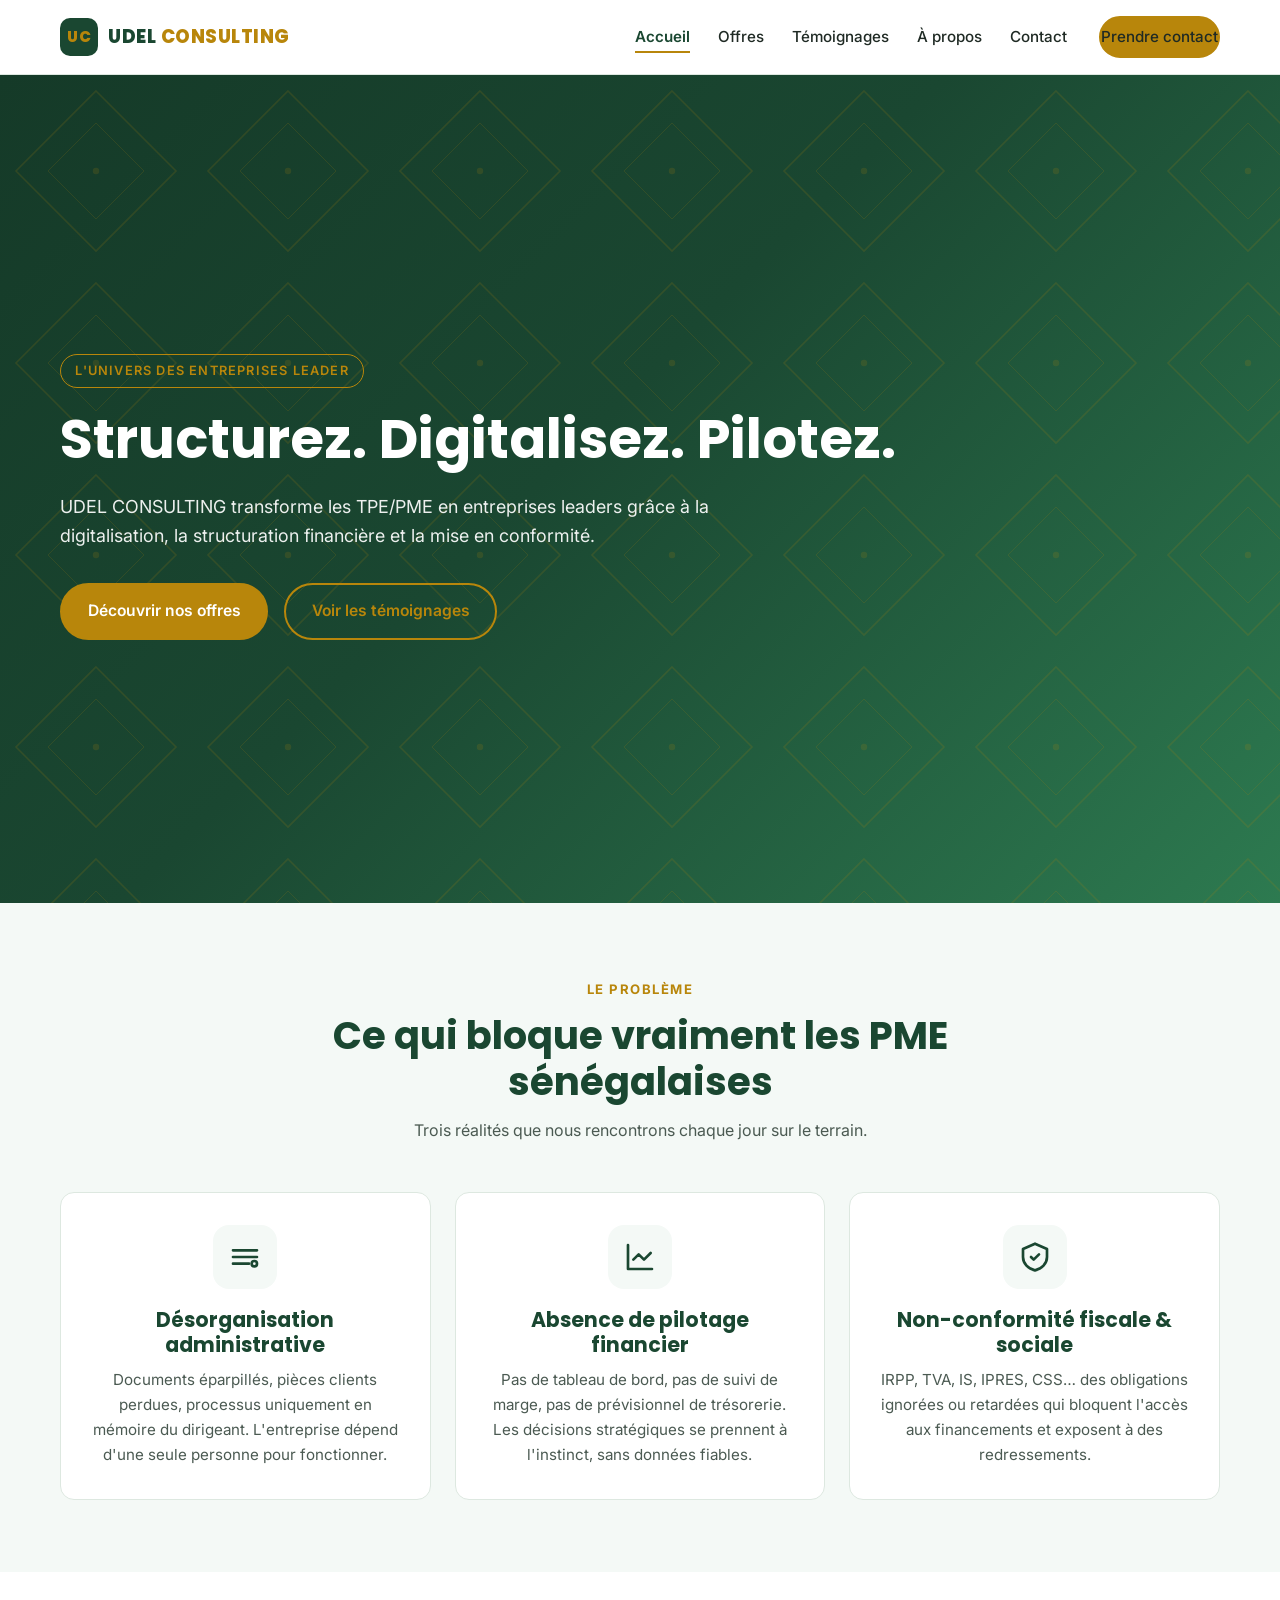
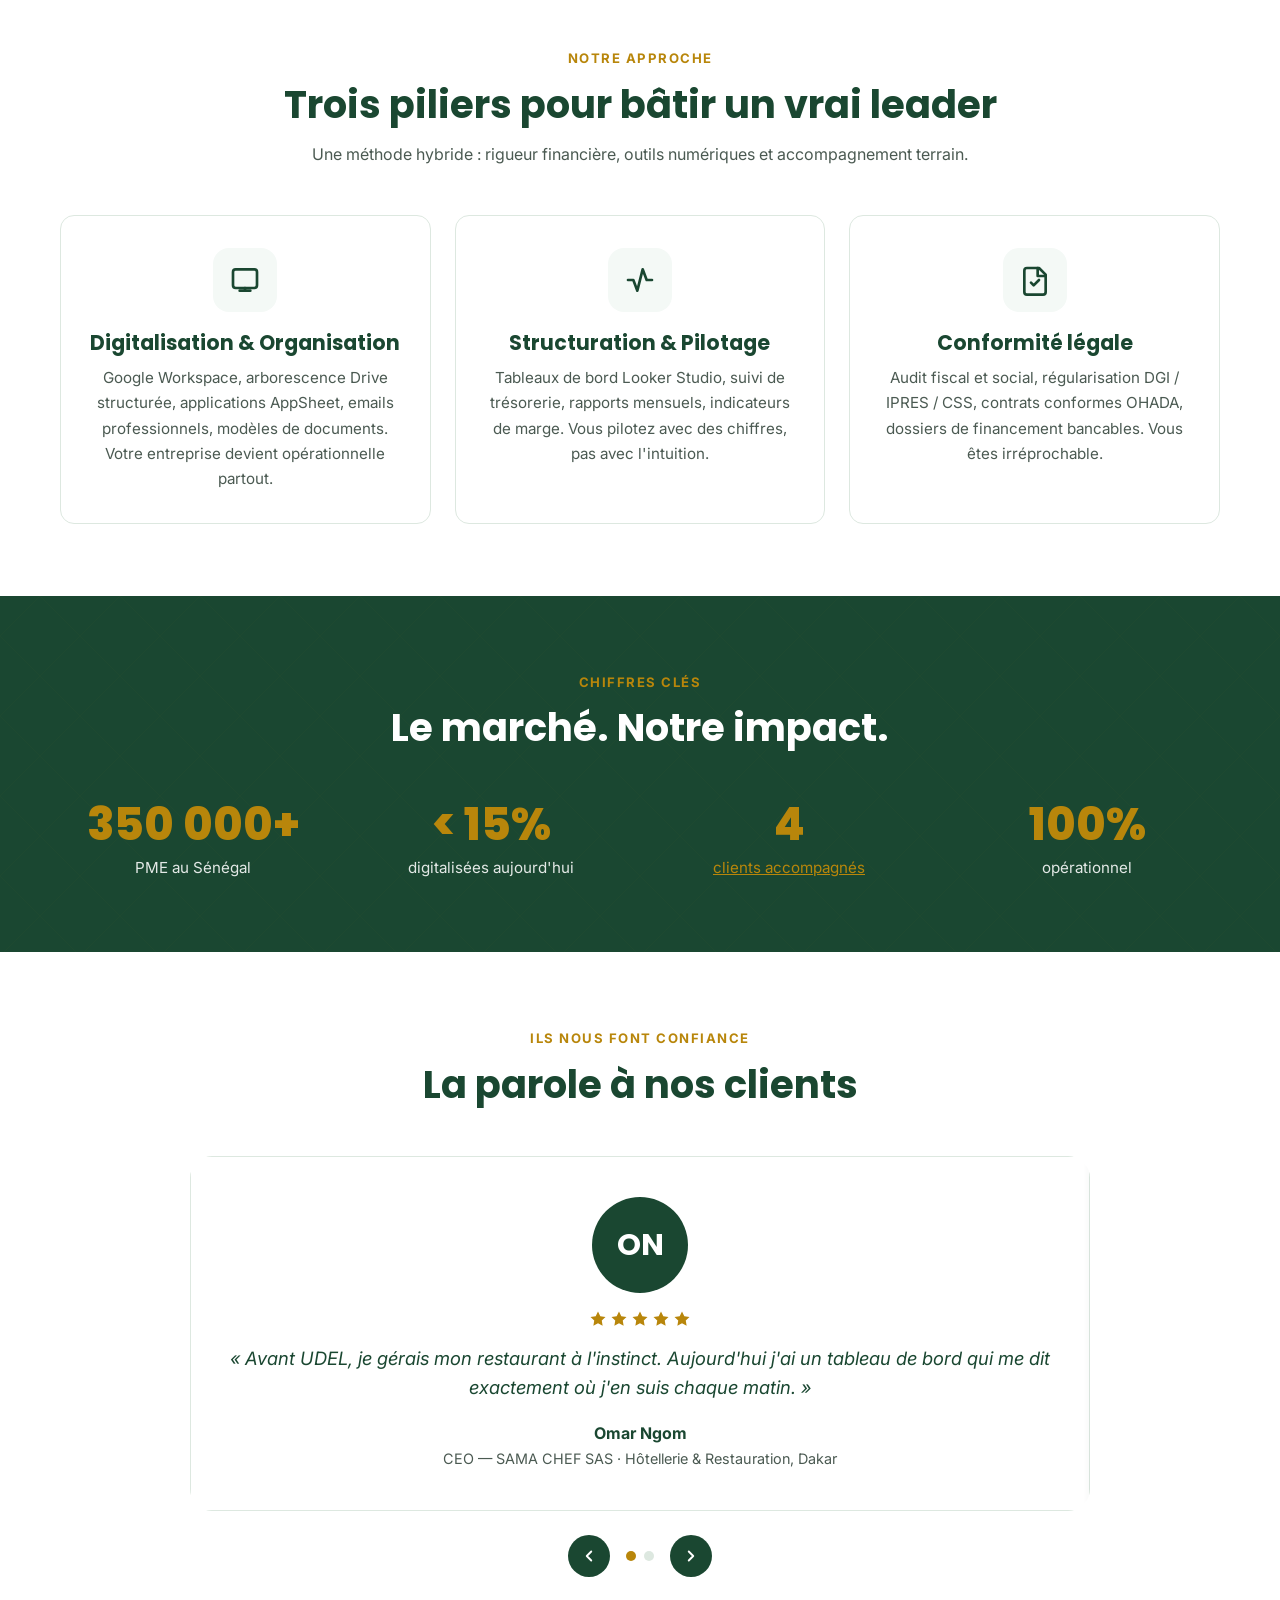
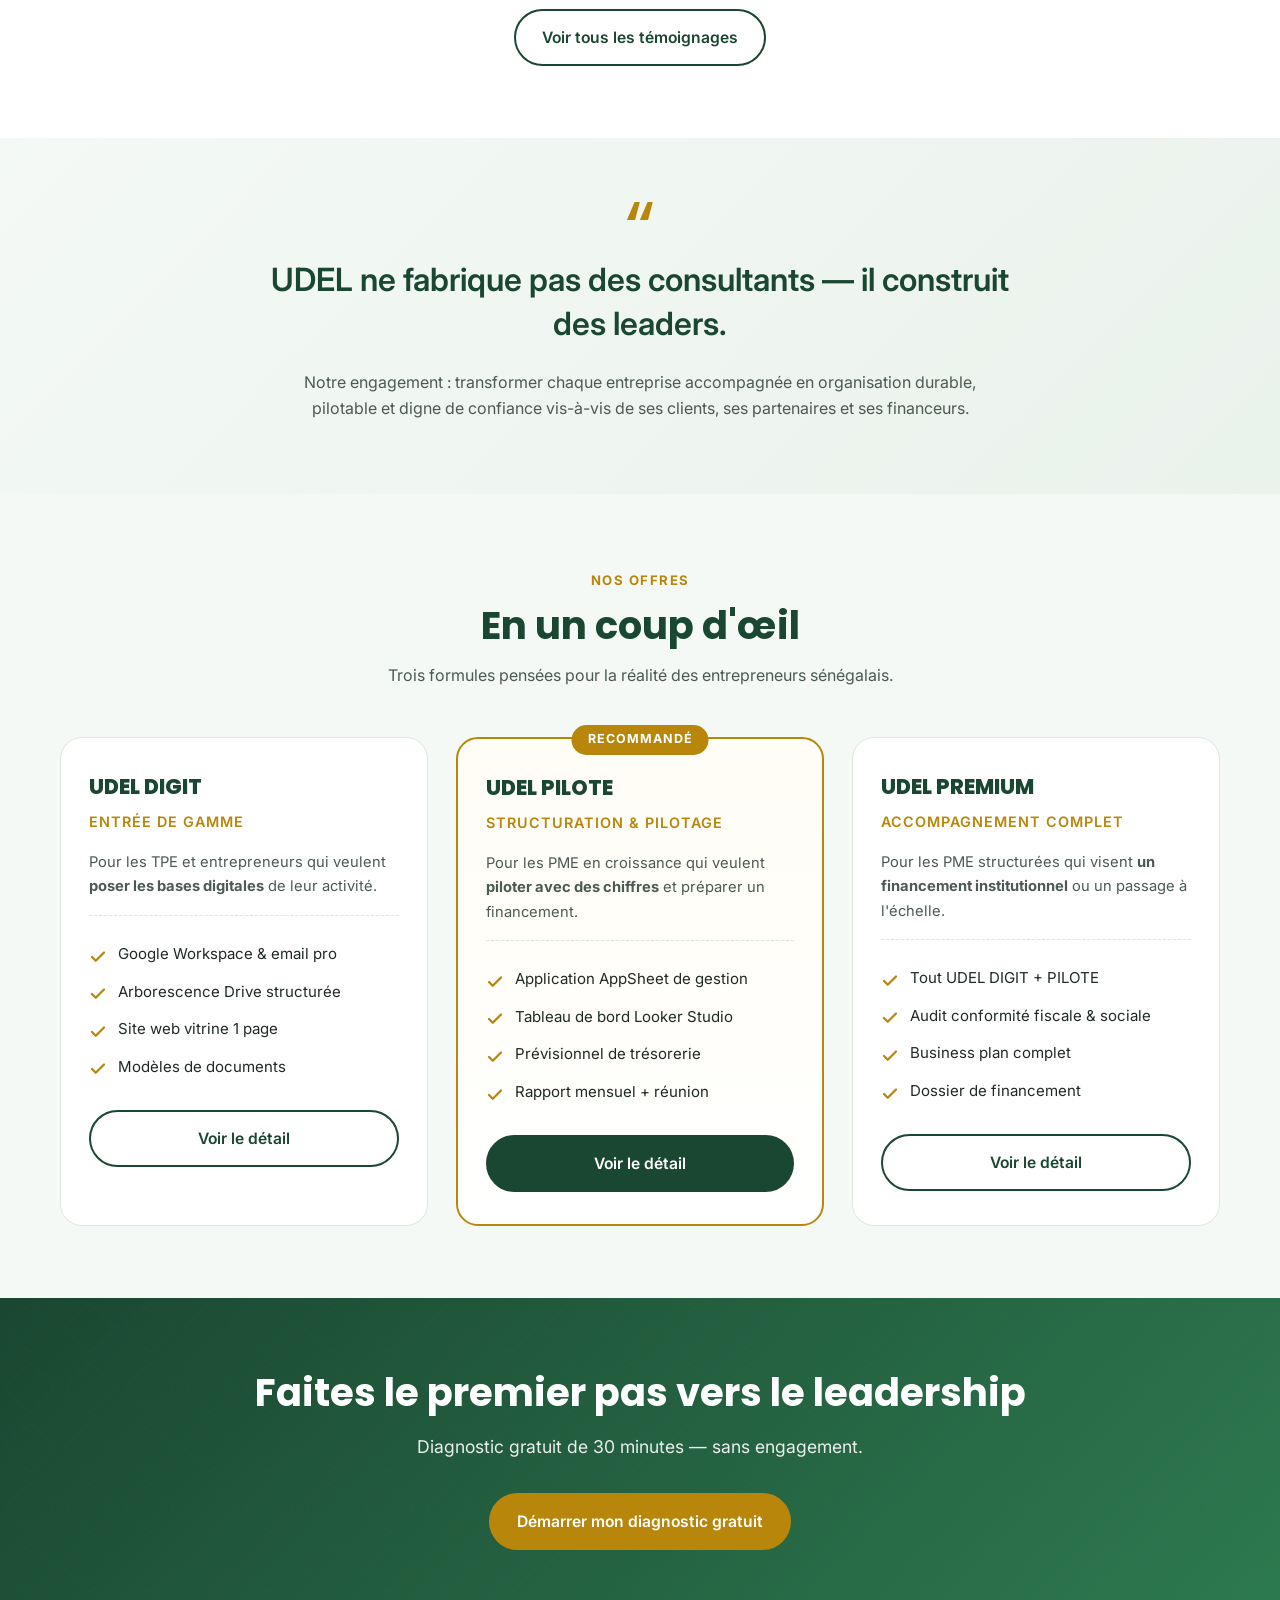
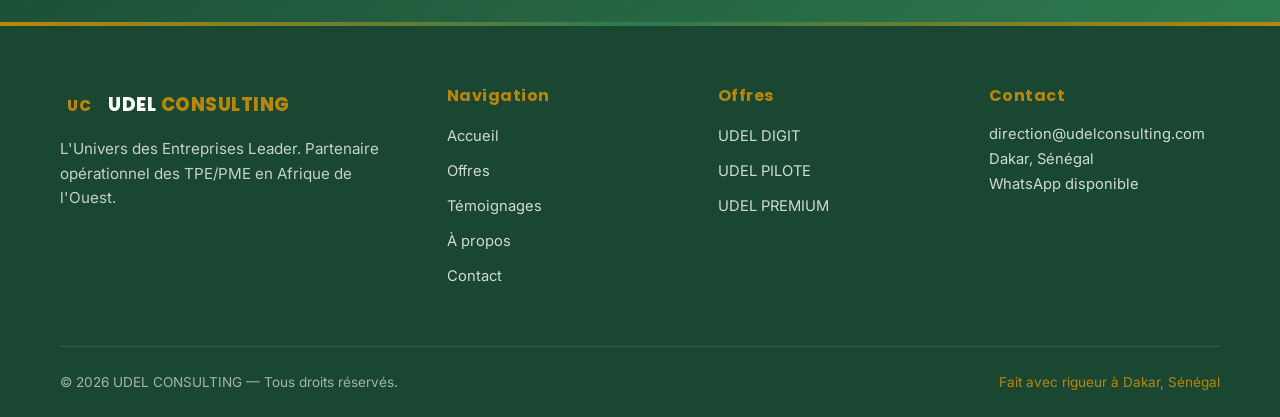
<file: index.html>
<!DOCTYPE html>
<html lang="fr">
<head>
<meta charset="UTF-8">
<meta name="viewport" content="width=device-width, initial-scale=1.0">
<title>UDEL CONSULTING — Structurez. Digitalisez. Pilotez.</title>
<meta name="description" content="UDEL CONSULTING accompagne les TPE/PME sénégalaises dans leur digitalisation, leur structuration financière et leur mise en conformité. L'Univers des Entreprises Leader.">
<link rel="icon" type="image/svg+xml" href="favicon.svg">
<link rel="preconnect" href="https://fonts.googleapis.com">
<link rel="preconnect" href="https://fonts.gstatic.com" crossorigin>
<link href="https://fonts.googleapis.com/css2?family=Inter:wght@400;500;600;700&family=Poppins:wght@500;600;700;800&display=swap" rel="stylesheet">
<link rel="stylesheet" href="style.css">
</head>
<body>

<!-- ================= HEADER ================= -->
<header class="site-header">
  <div class="nav-wrap">
    <a href="index.html" class="logo" aria-label="UDEL CONSULTING — Accueil">
      <span class="logo-mark" aria-hidden="true">UC</span>
      <span class="logo-text">UDEL <span>CONSULTING</span></span>
    </a>
    <nav class="main-nav" aria-label="Navigation principale">
      <ul>
        <li><a href="index.html" class="active">Accueil</a></li>
        <li><a href="offres.html">Offres</a></li>
        <li><a href="temoignages.html">Témoignages</a></li>
        <li><a href="a-propos.html">À propos</a></li>
        <li><a href="contact.html">Contact</a></li>
      </ul>
      <a href="contact.html" class="btn btn-gold">Prendre contact</a>
    </nav>
    <button class="nav-toggle" aria-label="Ouvrir le menu" aria-expanded="false">
      <span></span><span></span><span></span>
    </button>
  </div>
</header>

<!-- ================= HERO ================= -->
<section class="hero hero-full">
  <svg class="hero-pattern" viewBox="0 0 800 600" preserveAspectRatio="xMidYMid slice" aria-hidden="true">
    <defs>
      <pattern id="udel-pattern" x="0" y="0" width="120" height="120" patternUnits="userSpaceOnUse">
        <path d="M60 10 L110 60 L60 110 L10 60 Z" fill="none" stroke="#B8860B" stroke-width="1"/>
        <path d="M60 30 L90 60 L60 90 L30 60 Z" fill="none" stroke="#B8860B" stroke-width="0.6"/>
        <circle cx="60" cy="60" r="2" fill="#B8860B"/>
      </pattern>
    </defs>
    <rect width="800" height="600" fill="url(#udel-pattern)"/>
  </svg>
  <div class="container">
    <span class="hero-eyebrow">L'Univers des Entreprises Leader</span>
    <h1>Structurez. Digitalisez. Pilotez.</h1>
    <p class="lead">UDEL CONSULTING transforme les TPE/PME en entreprises leaders grâce à la digitalisation, la structuration financière et la mise en conformité.</p>
    <div class="hero-ctas">
      <a href="offres.html" class="btn btn-primary" style="background:#B8860B;border-color:#B8860B;">Découvrir nos offres</a>
      <a href="temoignages.html" class="btn btn-outline">Voir les témoignages</a>
    </div>
  </div>
</section>

<!-- ================= LE PROBLÈME ================= -->
<section class="section-alt">
  <div class="container">
    <div class="section-head reveal">
      <span class="section-eyebrow">Le problème</span>
      <h2>Ce qui bloque vraiment les PME sénégalaises</h2>
      <p>Trois réalités que nous rencontrons chaque jour sur le terrain.</p>
    </div>
    <div class="grid-3">
      <div class="feature-card reveal">
        <div class="feature-icon" aria-hidden="true">
          <svg viewBox="0 0 24 24" fill="none" stroke="currentColor" stroke-width="2" stroke-linecap="round" stroke-linejoin="round"><path d="M3 7h18M3 12h18M3 17h12"/><circle cx="19" cy="17" r="2"/></svg>
        </div>
        <h3>Désorganisation administrative</h3>
        <p>Documents éparpillés, pièces clients perdues, processus uniquement en mémoire du dirigeant. L'entreprise dépend d'une seule personne pour fonctionner.</p>
      </div>
      <div class="feature-card reveal">
        <div class="feature-icon" aria-hidden="true">
          <svg viewBox="0 0 24 24" fill="none" stroke="currentColor" stroke-width="2" stroke-linecap="round" stroke-linejoin="round"><path d="M3 3v18h18"/><path d="M7 14l4-4 4 4 5-5"/></svg>
        </div>
        <h3>Absence de pilotage financier</h3>
        <p>Pas de tableau de bord, pas de suivi de marge, pas de prévisionnel de trésorerie. Les décisions stratégiques se prennent à l'instinct, sans données fiables.</p>
      </div>
      <div class="feature-card reveal">
        <div class="feature-icon" aria-hidden="true">
          <svg viewBox="0 0 24 24" fill="none" stroke="currentColor" stroke-width="2" stroke-linecap="round" stroke-linejoin="round"><path d="M12 2l9 4v6c0 5-4 9-9 10-5-1-9-5-9-10V6l9-4z"/><path d="M9 12l2 2 4-4"/></svg>
        </div>
        <h3>Non-conformité fiscale &amp; sociale</h3>
        <p>IRPP, TVA, IS, IPRES, CSS… des obligations ignorées ou retardées qui bloquent l'accès aux financements et exposent à des redressements.</p>
      </div>
    </div>
  </div>
</section>

<!-- ================= NOTRE APPROCHE ================= -->
<section>
  <div class="container">
    <div class="section-head reveal">
      <span class="section-eyebrow">Notre approche</span>
      <h2>Trois piliers pour bâtir un vrai leader</h2>
      <p>Une méthode hybride : rigueur financière, outils numériques et accompagnement terrain.</p>
    </div>
    <div class="grid-3">
      <div class="feature-card reveal">
        <div class="feature-icon" aria-hidden="true">
          <svg viewBox="0 0 24 24" fill="none" stroke="currentColor" stroke-width="2" stroke-linecap="round" stroke-linejoin="round"><rect x="3" y="4" width="18" height="14" rx="2"/><path d="M8 20h8M12 18v2"/></svg>
        </div>
        <h3>Digitalisation &amp; Organisation</h3>
        <p>Google Workspace, arborescence Drive structurée, applications AppSheet, emails professionnels, modèles de documents. Votre entreprise devient opérationnelle partout.</p>
      </div>
      <div class="feature-card reveal">
        <div class="feature-icon" aria-hidden="true">
          <svg viewBox="0 0 24 24" fill="none" stroke="currentColor" stroke-width="2" stroke-linecap="round" stroke-linejoin="round"><path d="M3 12h4l3 8 4-16 3 8h4"/></svg>
        </div>
        <h3>Structuration &amp; Pilotage</h3>
        <p>Tableaux de bord Looker Studio, suivi de trésorerie, rapports mensuels, indicateurs de marge. Vous pilotez avec des chiffres, pas avec l'intuition.</p>
      </div>
      <div class="feature-card reveal">
        <div class="feature-icon" aria-hidden="true">
          <svg viewBox="0 0 24 24" fill="none" stroke="currentColor" stroke-width="2" stroke-linecap="round" stroke-linejoin="round"><path d="M6 3h9l5 5v13a2 2 0 0 1-2 2H6a2 2 0 0 1-2-2V5a2 2 0 0 1 2-2z"/><path d="M14 3v6h6"/><path d="M9 14l2 2 4-4"/></svg>
        </div>
        <h3>Conformité légale</h3>
        <p>Audit fiscal et social, régularisation DGI / IPRES / CSS, contrats conformes OHADA, dossiers de financement bancables. Vous êtes irréprochable.</p>
      </div>
    </div>
  </div>
</section>

<!-- ================= CHIFFRES CLÉS ================= -->
<section class="stats">
  <div class="container">
    <div class="section-head reveal">
      <span class="section-eyebrow" style="color:#B8860B;">Chiffres clés</span>
      <h2 style="color:#fff;">Le marché. Notre impact.</h2>
    </div>
    <div class="stats-grid">
      <div class="stat-item reveal">
        <span class="num">350 000+</span>
        <span class="label">PME au Sénégal</span>
      </div>
      <div class="stat-item reveal">
        <span class="num">&lt; 15%</span>
        <span class="label">digitalisées aujourd'hui</span>
      </div>
      <div class="stat-item reveal">
        <span class="num">4</span>
        <span class="label"><a href="temoignages.html">clients accompagnés</a></span>
      </div>
      <div class="stat-item reveal">
        <span class="num">100%</span>
        <span class="label">opérationnel</span>
      </div>
    </div>
  </div>
</section>

<!-- ================= CAROUSEL TÉMOIGNAGES ================= -->
<section>
  <div class="container">
    <div class="section-head reveal">
      <span class="section-eyebrow">Ils nous font confiance</span>
      <h2>La parole à nos clients</h2>
    </div>
    <div class="carousel reveal" data-carousel>
      <div class="carousel-track">

        <article class="carousel-slide">
          <div class="avatar lg dark" aria-label="Photo de Omar Ngom">ON</div>
          <div class="stars" aria-label="5 étoiles sur 5">
            <svg width="18" height="18" viewBox="0 0 24 24" fill="currentColor"><path d="M12 2l3.09 6.26L22 9.27l-5 4.87 1.18 6.88L12 17.77l-6.18 3.25L7 14.14 2 9.27l6.91-1.01L12 2z"/></svg>
            <svg width="18" height="18" viewBox="0 0 24 24" fill="currentColor"><path d="M12 2l3.09 6.26L22 9.27l-5 4.87 1.18 6.88L12 17.77l-6.18 3.25L7 14.14 2 9.27l6.91-1.01L12 2z"/></svg>
            <svg width="18" height="18" viewBox="0 0 24 24" fill="currentColor"><path d="M12 2l3.09 6.26L22 9.27l-5 4.87 1.18 6.88L12 17.77l-6.18 3.25L7 14.14 2 9.27l6.91-1.01L12 2z"/></svg>
            <svg width="18" height="18" viewBox="0 0 24 24" fill="currentColor"><path d="M12 2l3.09 6.26L22 9.27l-5 4.87 1.18 6.88L12 17.77l-6.18 3.25L7 14.14 2 9.27l6.91-1.01L12 2z"/></svg>
            <svg width="18" height="18" viewBox="0 0 24 24" fill="currentColor"><path d="M12 2l3.09 6.26L22 9.27l-5 4.87 1.18 6.88L12 17.77l-6.18 3.25L7 14.14 2 9.27l6.91-1.01L12 2z"/></svg>
          </div>
          <blockquote>« Avant UDEL, je gérais mon restaurant à l'instinct. Aujourd'hui j'ai un tableau de bord qui me dit exactement où j'en suis chaque matin. »</blockquote>
          <div class="author">Omar Ngom</div>
          <div class="author-role">CEO — SAMA CHEF SAS · Hôtellerie &amp; Restauration, Dakar</div>
        </article>

        <article class="carousel-slide">
          <div class="avatar lg bordered" aria-label="Photo de Souleymane Diaw">SD</div>
          <div class="stars" aria-label="5 étoiles sur 5">
            <svg width="18" height="18" viewBox="0 0 24 24" fill="currentColor"><path d="M12 2l3.09 6.26L22 9.27l-5 4.87 1.18 6.88L12 17.77l-6.18 3.25L7 14.14 2 9.27l6.91-1.01L12 2z"/></svg>
            <svg width="18" height="18" viewBox="0 0 24 24" fill="currentColor"><path d="M12 2l3.09 6.26L22 9.27l-5 4.87 1.18 6.88L12 17.77l-6.18 3.25L7 14.14 2 9.27l6.91-1.01L12 2z"/></svg>
            <svg width="18" height="18" viewBox="0 0 24 24" fill="currentColor"><path d="M12 2l3.09 6.26L22 9.27l-5 4.87 1.18 6.88L12 17.77l-6.18 3.25L7 14.14 2 9.27l6.91-1.01L12 2z"/></svg>
            <svg width="18" height="18" viewBox="0 0 24 24" fill="currentColor"><path d="M12 2l3.09 6.26L22 9.27l-5 4.87 1.18 6.88L12 17.77l-6.18 3.25L7 14.14 2 9.27l6.91-1.01L12 2z"/></svg>
            <svg width="18" height="18" viewBox="0 0 24 24" fill="currentColor"><path d="M12 2l3.09 6.26L22 9.27l-5 4.87 1.18 6.88L12 17.77l-6.18 3.25L7 14.14 2 9.27l6.91-1.01L12 2z"/></svg>
          </div>
          <blockquote>« En deux jours, UDEL a digitalisé toute notre organisation. Ce que je cherchais à faire depuis deux ans, ils l'ont mis en place en une semaine. »</blockquote>
          <div class="author">Souleymane Diaw</div>
          <div class="author-role">CEO — SODGE SARL · Immobilier &amp; BTP, Dakar</div>
        </article>

      </div>
      <div class="carousel-nav">
        <button class="carousel-btn" data-carousel-prev aria-label="Témoignage précédent">
          <svg width="18" height="18" viewBox="0 0 24 24" fill="none" stroke="currentColor" stroke-width="2.5" stroke-linecap="round" stroke-linejoin="round"><polyline points="15 18 9 12 15 6"/></svg>
        </button>
        <div class="carousel-dots" role="tablist" aria-label="Sélection des témoignages"></div>
        <button class="carousel-btn" data-carousel-next aria-label="Témoignage suivant">
          <svg width="18" height="18" viewBox="0 0 24 24" fill="none" stroke="currentColor" stroke-width="2.5" stroke-linecap="round" stroke-linejoin="round"><polyline points="9 18 15 12 9 6"/></svg>
        </button>
      </div>
    </div>
    <div style="text-align:center;margin-top:2rem;">
      <a href="temoignages.html" class="btn btn-ghost">Voir tous les témoignages</a>
    </div>
  </div>
</section>

<!-- ================= POURQUOI UDEL ================= -->
<section class="pitch">
  <div class="container reveal">
    <span class="quote-mark" aria-hidden="true">“</span>
    <blockquote>UDEL ne fabrique pas des consultants — il construit des leaders.</blockquote>
    <p style="margin-top:1.5rem;max-width:720px;margin-left:auto;margin-right:auto;">Notre engagement : transformer chaque entreprise accompagnée en organisation durable, pilotable et digne de confiance vis-à-vis de ses clients, ses partenaires et ses financeurs.</p>
  </div>
</section>

<!-- ================= OFFRES EN UN COUP D'ŒIL ================= -->
<section class="section-alt">
  <div class="container">
    <div class="section-head reveal">
      <span class="section-eyebrow">Nos offres</span>
      <h2>En un coup d'œil</h2>
      <p>Trois formules pensées pour la réalité des entrepreneurs sénégalais.</p>
    </div>
    <div class="offers-grid">
      <div class="offer-card reveal">
        <div class="offer-name">UDEL DIGIT</div>
        <div class="offer-tagline">Entrée de gamme</div>
        <p class="offer-target">Pour les TPE et entrepreneurs qui veulent <strong>poser les bases digitales</strong> de leur activité.</p>
        <ul class="offer-list">
          <li>Google Workspace &amp; email pro</li>
          <li>Arborescence Drive structurée</li>
          <li>Site web vitrine 1 page</li>
          <li>Modèles de documents</li>
        </ul>
        <a href="offres.html#udel-digit" class="btn btn-ghost">Voir le détail</a>
      </div>
      <div class="offer-card highlight reveal">
        <span class="offer-badge">Recommandé</span>
        <div class="offer-name">UDEL PILOTE</div>
        <div class="offer-tagline">Structuration &amp; pilotage</div>
        <p class="offer-target">Pour les PME en croissance qui veulent <strong>piloter avec des chiffres</strong> et préparer un financement.</p>
        <ul class="offer-list">
          <li>Application AppSheet de gestion</li>
          <li>Tableau de bord Looker Studio</li>
          <li>Prévisionnel de trésorerie</li>
          <li>Rapport mensuel + réunion</li>
        </ul>
        <a href="offres.html#udel-pilote" class="btn btn-primary">Voir le détail</a>
      </div>
      <div class="offer-card reveal">
        <div class="offer-name">UDEL PREMIUM</div>
        <div class="offer-tagline">Accompagnement complet</div>
        <p class="offer-target">Pour les PME structurées qui visent <strong>un financement institutionnel</strong> ou un passage à l'échelle.</p>
        <ul class="offer-list">
          <li>Tout UDEL DIGIT + PILOTE</li>
          <li>Audit conformité fiscale &amp; sociale</li>
          <li>Business plan complet</li>
          <li>Dossier de financement</li>
        </ul>
        <a href="offres.html#udel-premium" class="btn btn-ghost">Voir le détail</a>
      </div>
    </div>
  </div>
</section>

<!-- ================= CTA FINALE ================= -->
<section class="cta-final">
  <div class="container reveal">
    <h2>Faites le premier pas vers le leadership</h2>
    <p>Diagnostic gratuit de 30 minutes — sans engagement.</p>
    <a href="contact.html" class="btn btn-gold">Démarrer mon diagnostic gratuit</a>
  </div>
</section>

<!-- ================= FOOTER ================= -->
<footer class="site-footer">
  <div class="container">
    <div class="footer-grid">
      <div class="footer-brand">
        <div class="logo">
          <span class="logo-mark" aria-hidden="true">UC</span>
          <span class="logo-text">UDEL <span>CONSULTING</span></span>
        </div>
        <p>L'Univers des Entreprises Leader. Partenaire opérationnel des TPE/PME en Afrique de l'Ouest.</p>
      </div>
      <div>
        <h4>Navigation</h4>
        <ul>
          <li><a href="index.html">Accueil</a></li>
          <li><a href="offres.html">Offres</a></li>
          <li><a href="temoignages.html">Témoignages</a></li>
          <li><a href="a-propos.html">À propos</a></li>
          <li><a href="contact.html">Contact</a></li>
        </ul>
      </div>
      <div>
        <h4>Offres</h4>
        <ul>
          <li><a href="offres.html#udel-digit">UDEL DIGIT</a></li>
          <li><a href="offres.html#udel-pilote">UDEL PILOTE</a></li>
          <li><a href="offres.html#udel-premium">UDEL PREMIUM</a></li>
        </ul>
      </div>
      <div>
        <h4>Contact</h4>
        <address>
          <a href="mailto:direction@udelconsulting.com">direction@udelconsulting.com</a><br>
          Dakar, Sénégal<br>
          WhatsApp disponible
        </address>
      </div>
    </div>
    <div class="footer-bottom">
      <div>&copy; <span data-year>2026</span> UDEL CONSULTING — Tous droits réservés.</div>
      <div class="made">Fait avec rigueur à Dakar, Sénégal</div>
    </div>
  </div>
</footer>

<script src="main.js"></script>
</body>
</html>
</file>
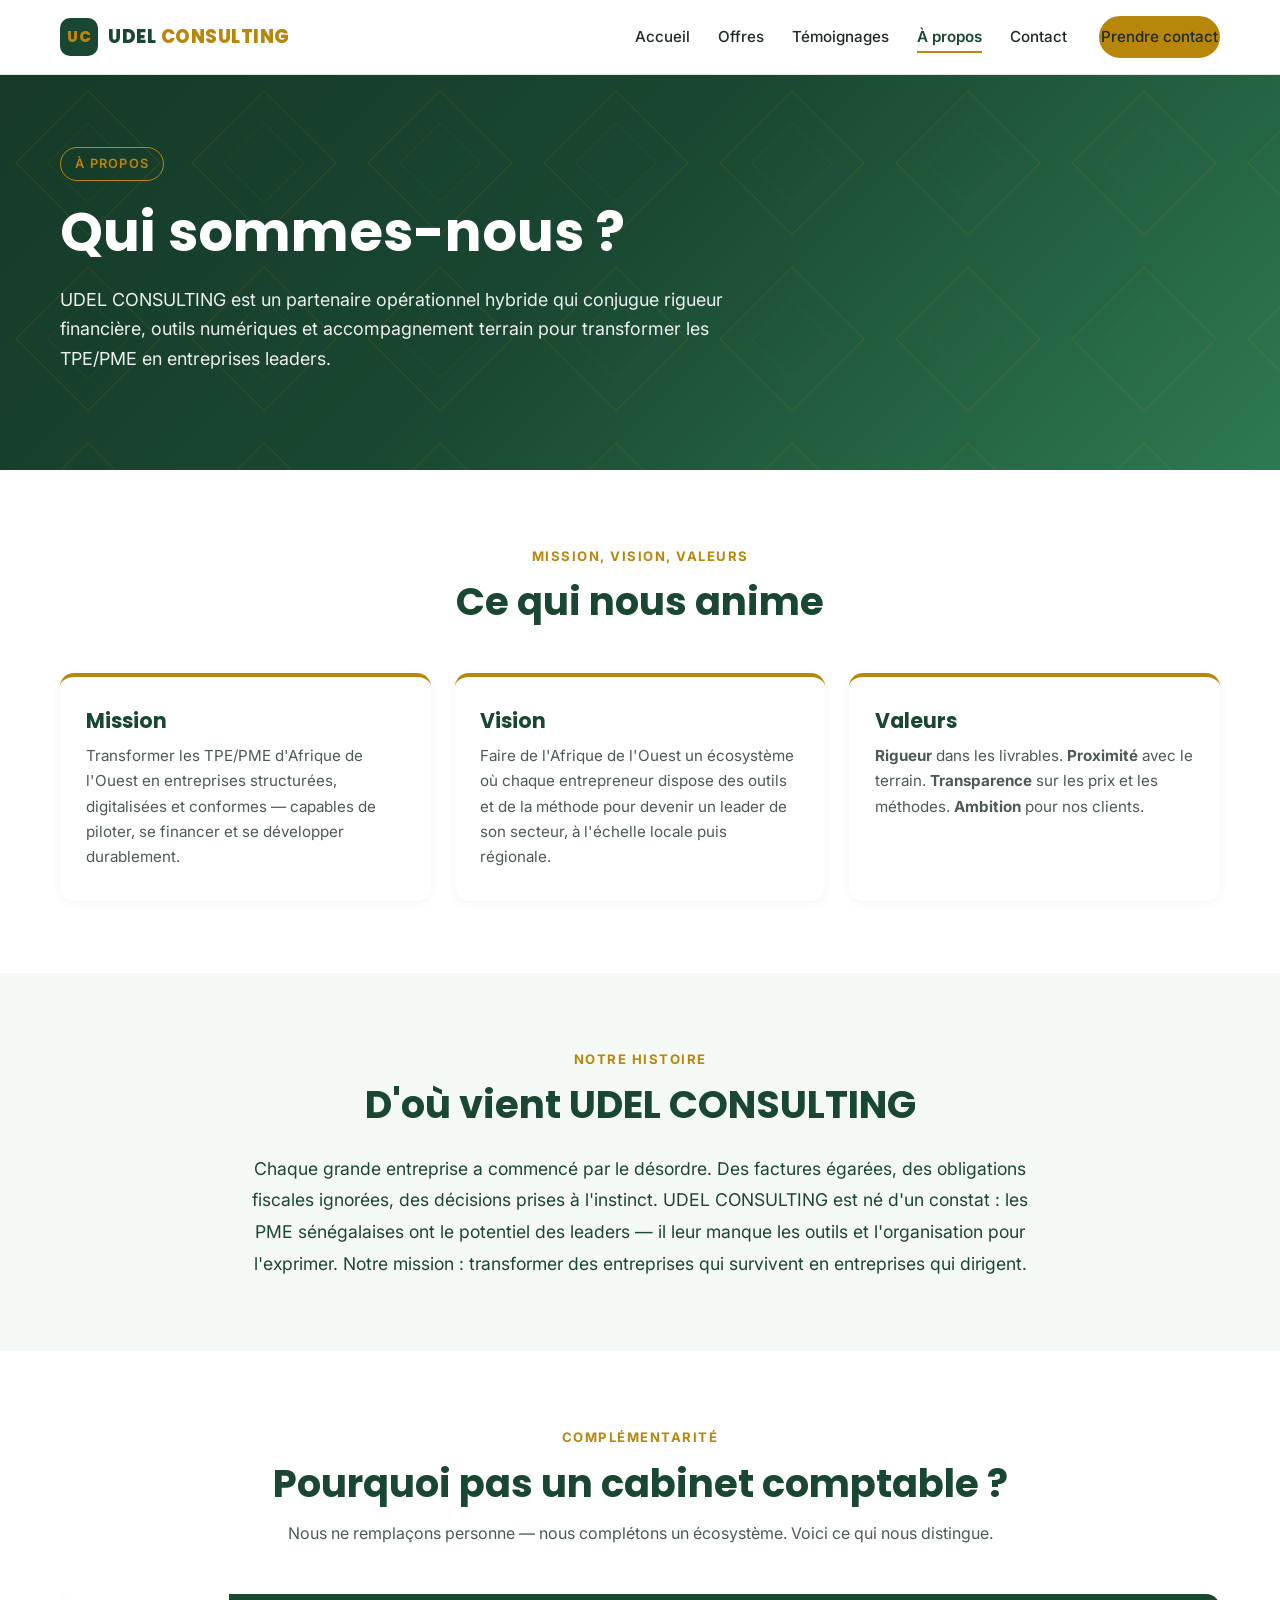
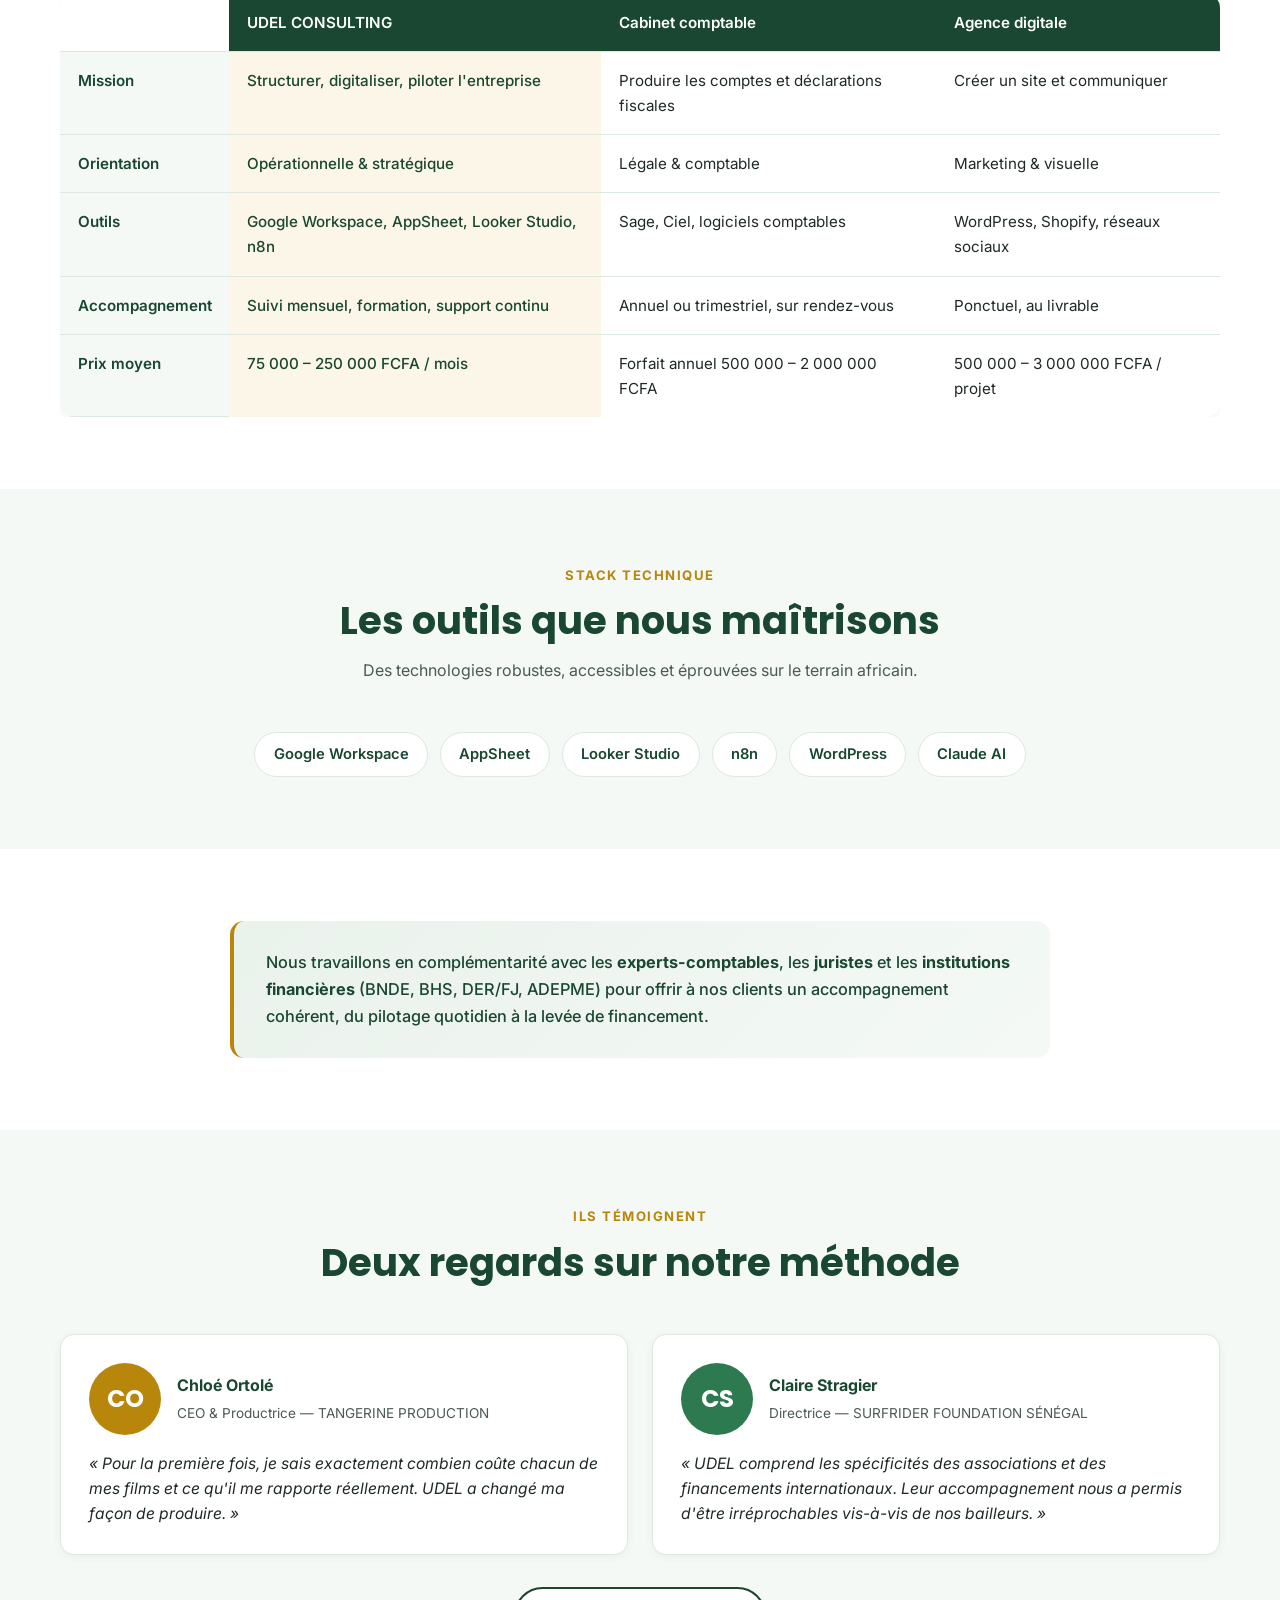
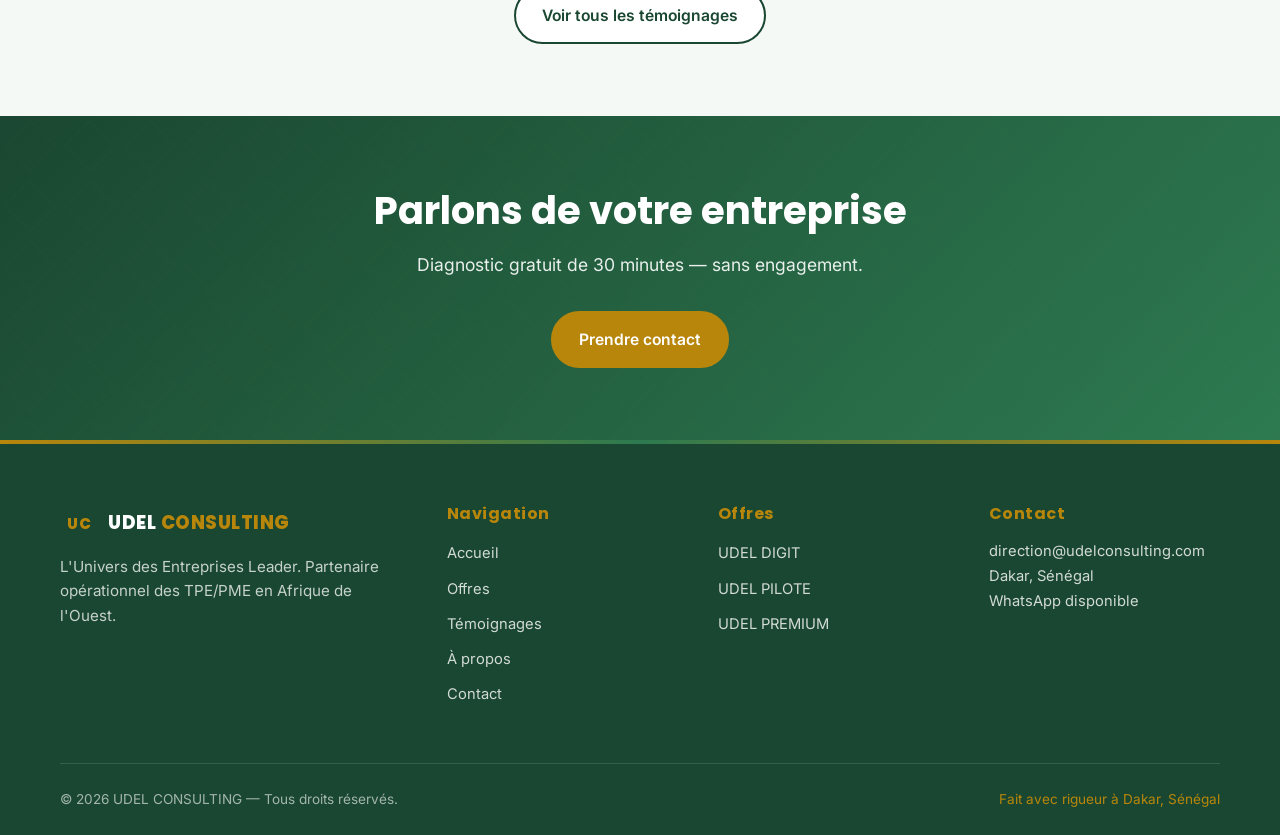
<file: a-propos.html>
<!DOCTYPE html>
<html lang="fr">
<head>
<meta charset="UTF-8">
<meta name="viewport" content="width=device-width, initial-scale=1.0">
<title>À propos — UDEL CONSULTING</title>
<meta name="description" content="UDEL CONSULTING — partenaire opérationnel hybride : rigueur financière, outils numériques et accompagnement terrain pour les TPE/PME d'Afrique de l'Ouest.">
<link rel="icon" type="image/svg+xml" href="favicon.svg">
<link rel="preconnect" href="https://fonts.googleapis.com">
<link rel="preconnect" href="https://fonts.gstatic.com" crossorigin>
<link href="https://fonts.googleapis.com/css2?family=Inter:wght@400;500;600;700&family=Poppins:wght@500;600;700;800&display=swap" rel="stylesheet">
<link rel="stylesheet" href="style.css">
</head>
<body>

<header class="site-header">
  <div class="nav-wrap">
    <a href="index.html" class="logo">
      <span class="logo-mark" aria-hidden="true">UC</span>
      <span class="logo-text">UDEL <span>CONSULTING</span></span>
    </a>
    <nav class="main-nav" aria-label="Navigation principale">
      <ul>
        <li><a href="index.html">Accueil</a></li>
        <li><a href="offres.html">Offres</a></li>
        <li><a href="temoignages.html">Témoignages</a></li>
        <li><a href="a-propos.html" class="active">À propos</a></li>
        <li><a href="contact.html">Contact</a></li>
      </ul>
      <a href="contact.html" class="btn btn-gold">Prendre contact</a>
    </nav>
    <button class="nav-toggle" aria-label="Ouvrir le menu" aria-expanded="false">
      <span></span><span></span><span></span>
    </button>
  </div>
</header>

<!-- ============ HERO ============ -->
<section class="hero hero-short">
  <svg class="hero-pattern" viewBox="0 0 800 300" preserveAspectRatio="xMidYMid slice" aria-hidden="true">
    <defs>
      <pattern id="p-about" x="0" y="0" width="110" height="110" patternUnits="userSpaceOnUse">
        <path d="M10 55 L55 10 L100 55 L55 100 Z" fill="none" stroke="#B8860B" stroke-width="0.7"/>
        <path d="M30 55 L55 30 L80 55 L55 80 Z" fill="none" stroke="#B8860B" stroke-width="0.4"/>
      </pattern>
    </defs>
    <rect width="800" height="300" fill="url(#p-about)"/>
  </svg>
  <div class="container">
    <span class="hero-eyebrow">À propos</span>
    <h1>Qui sommes-nous ?</h1>
    <p class="lead">UDEL CONSULTING est un partenaire opérationnel hybride qui conjugue rigueur financière, outils numériques et accompagnement terrain pour transformer les TPE/PME en entreprises leaders.</p>
  </div>
</section>

<!-- ============ MISSION / VISION / VALEURS ============ -->
<section>
  <div class="container">
    <div class="section-head reveal">
      <span class="section-eyebrow">Mission, Vision, Valeurs</span>
      <h2>Ce qui nous anime</h2>
    </div>
    <div class="mvv-grid">
      <div class="mvv-card reveal">
        <h3>Mission</h3>
        <p>Transformer les TPE/PME d'Afrique de l'Ouest en entreprises structurées, digitalisées et conformes — capables de piloter, se financer et se développer durablement.</p>
      </div>
      <div class="mvv-card reveal">
        <h3>Vision</h3>
        <p>Faire de l'Afrique de l'Ouest un écosystème où chaque entrepreneur dispose des outils et de la méthode pour devenir un leader de son secteur, à l'échelle locale puis régionale.</p>
      </div>
      <div class="mvv-card reveal">
        <h3>Valeurs</h3>
        <p><strong>Rigueur</strong> dans les livrables. <strong>Proximité</strong> avec le terrain. <strong>Transparence</strong> sur les prix et les méthodes. <strong>Ambition</strong> pour nos clients.</p>
      </div>
    </div>
  </div>
</section>

<!-- ============ STORYTELLING ============ -->
<section class="storytelling">
  <div class="container reveal">
    <span class="section-eyebrow">Notre histoire</span>
    <h2 style="margin-bottom:1.5rem;">D'où vient UDEL CONSULTING</h2>
    <p>Chaque grande entreprise a commencé par le désordre. Des factures égarées, des obligations fiscales ignorées, des décisions prises à l'instinct. UDEL CONSULTING est né d'un constat : les PME sénégalaises ont le potentiel des leaders — il leur manque les outils et l'organisation pour l'exprimer. Notre mission : transformer des entreprises qui survivent en entreprises qui dirigent.</p>
  </div>
</section>

<!-- ============ POURQUOI PAS UN CABINET COMPTABLE ============ -->
<section>
  <div class="container">
    <div class="section-head reveal">
      <span class="section-eyebrow">Complémentarité</span>
      <h2>Pourquoi pas un cabinet comptable ?</h2>
      <p>Nous ne remplaçons personne — nous complétons un écosystème. Voici ce qui nous distingue.</p>
    </div>
    <div class="compare-wrap reveal">
      <table class="compare-table">
        <thead>
          <tr>
            <th></th>
            <th>UDEL CONSULTING</th>
            <th>Cabinet comptable</th>
            <th>Agence digitale</th>
          </tr>
        </thead>
        <tbody>
          <tr>
            <th scope="row">Mission</th>
            <td class="udel-col">Structurer, digitaliser, piloter l'entreprise</td>
            <td>Produire les comptes et déclarations fiscales</td>
            <td>Créer un site et communiquer</td>
          </tr>
          <tr>
            <th scope="row">Orientation</th>
            <td class="udel-col">Opérationnelle &amp; stratégique</td>
            <td>Légale &amp; comptable</td>
            <td>Marketing &amp; visuelle</td>
          </tr>
          <tr>
            <th scope="row">Outils</th>
            <td class="udel-col">Google Workspace, AppSheet, Looker Studio, n8n</td>
            <td>Sage, Ciel, logiciels comptables</td>
            <td>WordPress, Shopify, réseaux sociaux</td>
          </tr>
          <tr>
            <th scope="row">Accompagnement</th>
            <td class="udel-col">Suivi mensuel, formation, support continu</td>
            <td>Annuel ou trimestriel, sur rendez-vous</td>
            <td>Ponctuel, au livrable</td>
          </tr>
          <tr>
            <th scope="row">Prix moyen</th>
            <td class="udel-col">75 000 – 250 000 FCFA / mois</td>
            <td>Forfait annuel 500 000 – 2 000 000 FCFA</td>
            <td>500 000 – 3 000 000 FCFA / projet</td>
          </tr>
        </tbody>
      </table>
    </div>
  </div>
</section>

<!-- ============ OUTILS ============ -->
<section class="section-alt">
  <div class="container">
    <div class="section-head reveal">
      <span class="section-eyebrow">Stack technique</span>
      <h2>Les outils que nous maîtrisons</h2>
      <p>Des technologies robustes, accessibles et éprouvées sur le terrain africain.</p>
    </div>
    <div class="tool-badges reveal">
      <span class="tool-badge">Google Workspace</span>
      <span class="tool-badge">AppSheet</span>
      <span class="tool-badge">Looker Studio</span>
      <span class="tool-badge">n8n</span>
      <span class="tool-badge">WordPress</span>
      <span class="tool-badge">Claude AI</span>
    </div>
  </div>
</section>

<!-- ============ BLOC CONFIANCE ============ -->
<section>
  <div class="container">
    <div class="trust-bloc reveal">
      Nous travaillons en complémentarité avec les <strong>experts-comptables</strong>, les <strong>juristes</strong> et les <strong>institutions financières</strong> (BNDE, BHS, DER/FJ, ADEPME) pour offrir à nos clients un accompagnement cohérent, du pilotage quotidien à la levée de financement.
    </div>
  </div>
</section>

<!-- ============ MINI TÉMOIGNAGES ============ -->
<section class="section-alt">
  <div class="container">
    <div class="section-head reveal">
      <span class="section-eyebrow">Ils témoignent</span>
      <h2>Deux regards sur notre méthode</h2>
    </div>
    <div class="mini-testi-grid">
      <div class="mini-testi-card reveal">
        <div class="head">
          <div class="avatar gold">CO</div>
          <div class="author-block">
            <strong>Chloé Ortolé</strong>
            <span>CEO &amp; Productrice — TANGERINE PRODUCTION</span>
          </div>
        </div>
        <blockquote>« Pour la première fois, je sais exactement combien coûte chacun de mes films et ce qu'il me rapporte réellement. UDEL a changé ma façon de produire. »</blockquote>
      </div>
      <div class="mini-testi-card reveal">
        <div class="head">
          <div class="avatar mid">CS</div>
          <div class="author-block">
            <strong>Claire Stragier</strong>
            <span>Directrice — SURFRIDER FOUNDATION SÉNÉGAL</span>
          </div>
        </div>
        <blockquote>« UDEL comprend les spécificités des associations et des financements internationaux. Leur accompagnement nous a permis d'être irréprochables vis-à-vis de nos bailleurs. »</blockquote>
      </div>
    </div>
    <div style="text-align:center;margin-top:2rem;">
      <a href="temoignages.html" class="btn btn-ghost">Voir tous les témoignages</a>
    </div>
  </div>
</section>

<!-- ============ CTA ============ -->
<section class="cta-final">
  <div class="container reveal">
    <h2>Parlons de votre entreprise</h2>
    <p>Diagnostic gratuit de 30 minutes — sans engagement.</p>
    <a href="contact.html" class="btn btn-gold">Prendre contact</a>
  </div>
</section>

<footer class="site-footer">
  <div class="container">
    <div class="footer-grid">
      <div class="footer-brand">
        <div class="logo">
          <span class="logo-mark" aria-hidden="true">UC</span>
          <span class="logo-text">UDEL <span>CONSULTING</span></span>
        </div>
        <p>L'Univers des Entreprises Leader. Partenaire opérationnel des TPE/PME en Afrique de l'Ouest.</p>
      </div>
      <div>
        <h4>Navigation</h4>
        <ul>
          <li><a href="index.html">Accueil</a></li>
          <li><a href="offres.html">Offres</a></li>
          <li><a href="temoignages.html">Témoignages</a></li>
          <li><a href="a-propos.html">À propos</a></li>
          <li><a href="contact.html">Contact</a></li>
        </ul>
      </div>
      <div>
        <h4>Offres</h4>
        <ul>
          <li><a href="offres.html#udel-digit">UDEL DIGIT</a></li>
          <li><a href="offres.html#udel-pilote">UDEL PILOTE</a></li>
          <li><a href="offres.html#udel-premium">UDEL PREMIUM</a></li>
        </ul>
      </div>
      <div>
        <h4>Contact</h4>
        <address>
          <a href="mailto:direction@udelconsulting.com">direction@udelconsulting.com</a><br>
          Dakar, Sénégal<br>
          WhatsApp disponible
        </address>
      </div>
    </div>
    <div class="footer-bottom">
      <div>&copy; <span data-year>2026</span> UDEL CONSULTING — Tous droits réservés.</div>
      <div class="made">Fait avec rigueur à Dakar, Sénégal</div>
    </div>
  </div>
</footer>

<script src="main.js"></script>
</body>
</html>
</file>
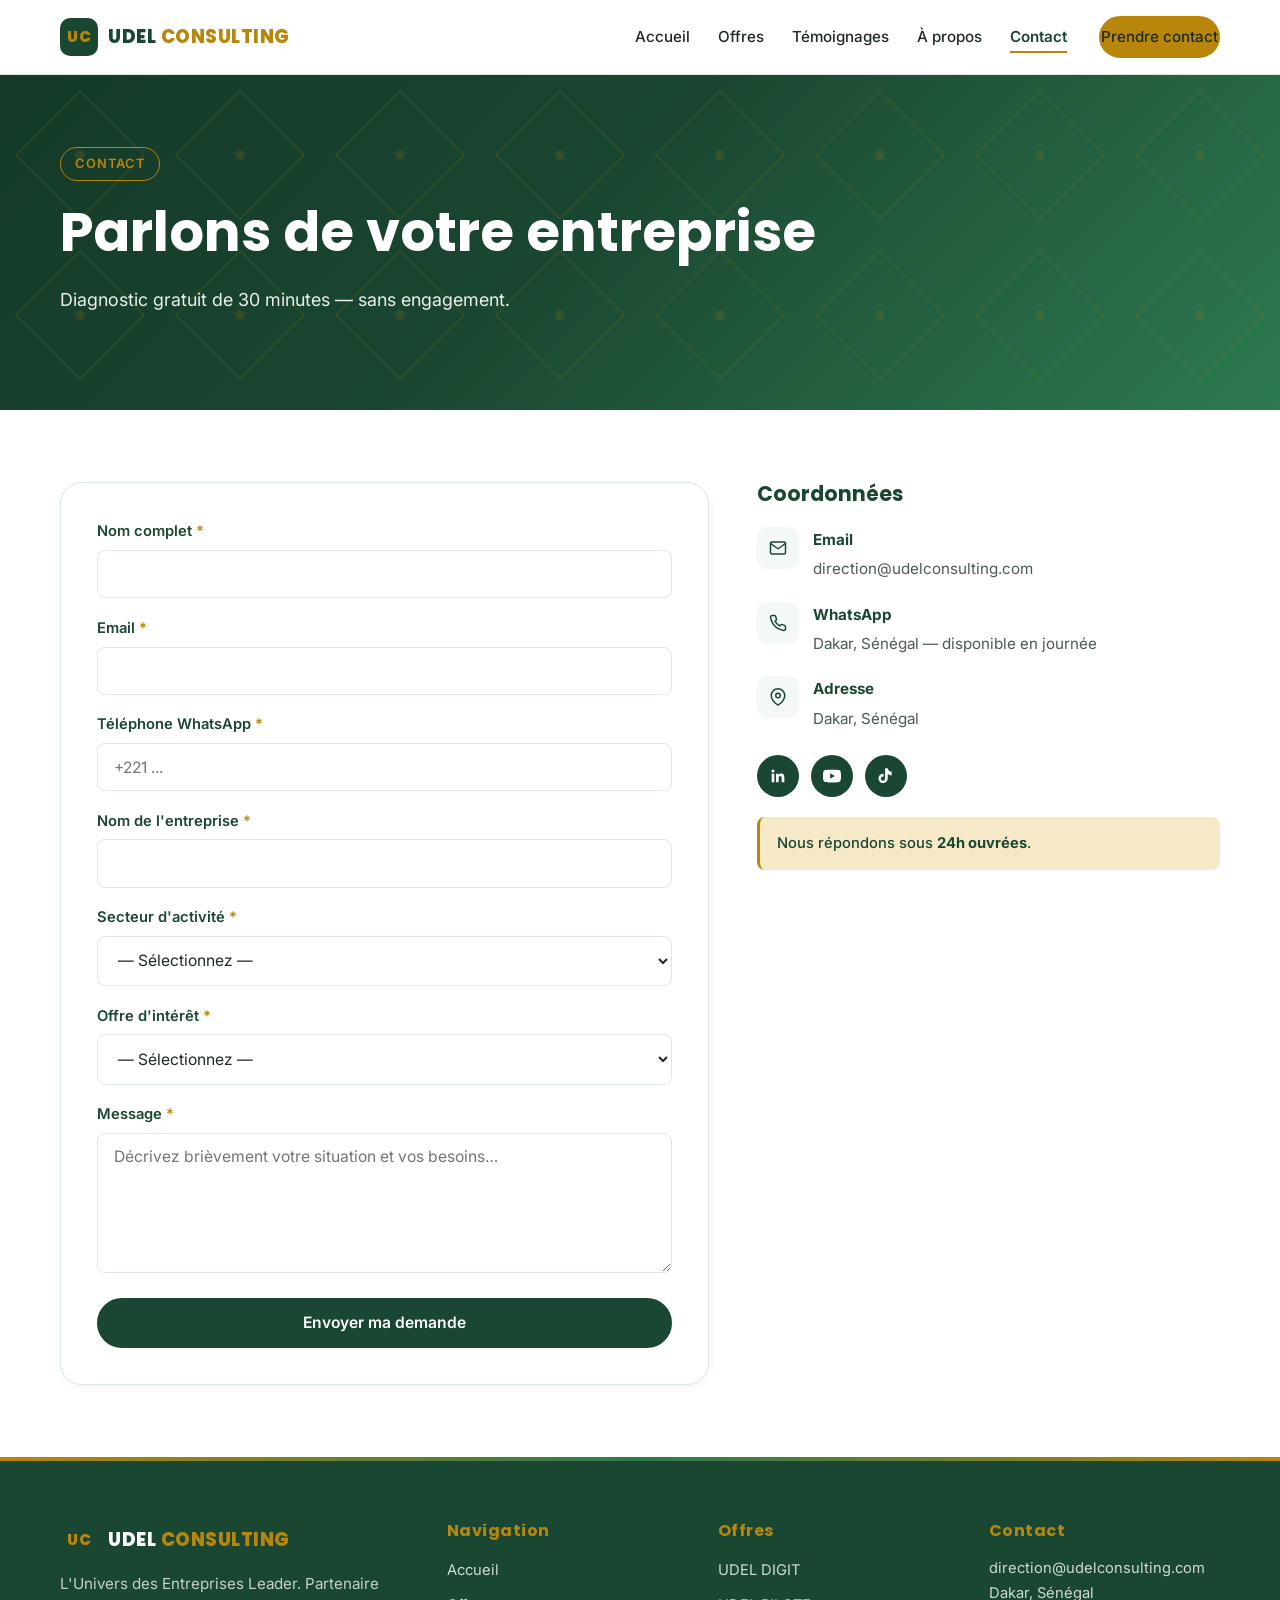
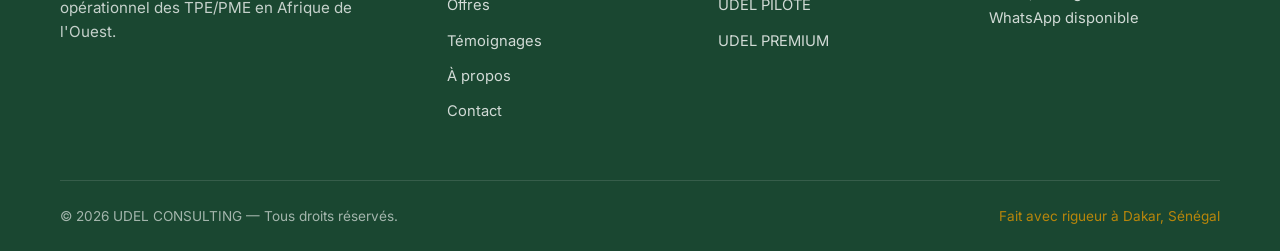
<file: contact.html>
<!DOCTYPE html>
<html lang="fr">
<head>
<meta charset="UTF-8">
<meta name="viewport" content="width=device-width, initial-scale=1.0">
<title>Contact — UDEL CONSULTING</title>
<meta name="description" content="Prenez contact avec UDEL CONSULTING — diagnostic gratuit de 30 minutes sans engagement. Dakar, Sénégal.">
<link rel="icon" type="image/svg+xml" href="favicon.svg">
<link rel="preconnect" href="https://fonts.googleapis.com">
<link rel="preconnect" href="https://fonts.gstatic.com" crossorigin>
<link href="https://fonts.googleapis.com/css2?family=Inter:wght@400;500;600;700&family=Poppins:wght@500;600;700;800&display=swap" rel="stylesheet">
<link rel="stylesheet" href="style.css">
</head>
<body>

<header class="site-header">
  <div class="nav-wrap">
    <a href="index.html" class="logo">
      <span class="logo-mark" aria-hidden="true">UC</span>
      <span class="logo-text">UDEL <span>CONSULTING</span></span>
    </a>
    <nav class="main-nav" aria-label="Navigation principale">
      <ul>
        <li><a href="index.html">Accueil</a></li>
        <li><a href="offres.html">Offres</a></li>
        <li><a href="temoignages.html">Témoignages</a></li>
        <li><a href="a-propos.html">À propos</a></li>
        <li><a href="contact.html" class="active">Contact</a></li>
      </ul>
      <a href="contact.html" class="btn btn-gold">Prendre contact</a>
    </nav>
    <button class="nav-toggle" aria-label="Ouvrir le menu" aria-expanded="false">
      <span></span><span></span><span></span>
    </button>
  </div>
</header>

<!-- ============ HERO ============ -->
<section class="hero hero-short">
  <svg class="hero-pattern" viewBox="0 0 800 300" preserveAspectRatio="xMidYMid slice" aria-hidden="true">
    <defs>
      <pattern id="p-contact" x="0" y="0" width="100" height="100" patternUnits="userSpaceOnUse">
        <path d="M50 10 L90 50 L50 90 L10 50 Z" fill="none" stroke="#B8860B" stroke-width="0.8"/>
        <circle cx="50" cy="50" r="3" fill="#B8860B"/>
      </pattern>
    </defs>
    <rect width="800" height="300" fill="url(#p-contact)"/>
  </svg>
  <div class="container">
    <span class="hero-eyebrow">Contact</span>
    <h1>Parlons de votre entreprise</h1>
    <p class="lead">Diagnostic gratuit de 30 minutes — sans engagement.</p>
  </div>
</section>

<!-- ============ CONTACT ============ -->
<section>
  <div class="container">
    <div class="contact-wrap">

      <!-- FORMULAIRE -->
      <div class="contact-form reveal">
        <div class="form-success" role="status">
          <strong>Merci !</strong> Votre demande a bien été enregistrée. Nous vous recontactons sous 24h ouvrées.
        </div>
        <form id="contact-form" novalidate>
          <div class="form-group">
            <label for="nom">Nom complet <span class="required">*</span></label>
            <input type="text" id="nom" name="nom" required autocomplete="name">
            <div class="form-error">Ce champ est requis.</div>
          </div>
          <div class="form-group">
            <label for="email">Email <span class="required">*</span></label>
            <input type="email" id="email" name="email" required autocomplete="email">
            <div class="form-error">Veuillez entrer un email valide.</div>
          </div>
          <div class="form-group">
            <label for="telephone">Téléphone WhatsApp <span class="required">*</span></label>
            <input type="tel" id="telephone" name="telephone" required autocomplete="tel" placeholder="+221 ...">
            <div class="form-error">Veuillez entrer un numéro valide.</div>
          </div>
          <div class="form-group">
            <label for="entreprise">Nom de l'entreprise <span class="required">*</span></label>
            <input type="text" id="entreprise" name="entreprise" required autocomplete="organization">
            <div class="form-error">Ce champ est requis.</div>
          </div>
          <div class="form-group">
            <label for="secteur">Secteur d'activité <span class="required">*</span></label>
            <select id="secteur" name="secteur" required>
              <option value="">— Sélectionnez —</option>
              <option>Hôtellerie &amp; Restauration</option>
              <option>Cinéma &amp; Production</option>
              <option>Immobilier &amp; BTP</option>
              <option>Commerce &amp; Distribution</option>
              <option>Services</option>
              <option>Association &amp; ONG</option>
              <option>Autre</option>
            </select>
            <div class="form-error">Veuillez sélectionner un secteur.</div>
          </div>
          <div class="form-group">
            <label for="offre">Offre d'intérêt <span class="required">*</span></label>
            <select id="offre" name="offre" required>
              <option value="">— Sélectionnez —</option>
              <option>UDEL DIGIT</option>
              <option>UDEL PILOTE</option>
              <option>UDEL PREMIUM</option>
              <option>Je ne sais pas encore</option>
            </select>
            <div class="form-error">Veuillez sélectionner une offre.</div>
          </div>
          <div class="form-group">
            <label for="message">Message <span class="required">*</span></label>
            <textarea id="message" name="message" required placeholder="Décrivez brièvement votre situation et vos besoins…"></textarea>
            <div class="form-error">Ce champ est requis.</div>
          </div>
          <button type="submit" class="btn btn-primary" style="width:100%;">Envoyer ma demande</button>
        </form>
      </div>

      <!-- INFOS -->
      <aside class="contact-info reveal">
        <h3>Coordonnées</h3>

        <div class="contact-item">
          <div class="contact-item-icon" aria-hidden="true">
            <svg width="18" height="18" viewBox="0 0 24 24" fill="none" stroke="currentColor" stroke-width="2" stroke-linecap="round" stroke-linejoin="round"><path d="M4 4h16c1 0 2 1 2 2v12c0 1-1 2-2 2H4c-1 0-2-1-2-2V6c0-1 1-2 2-2z"/><polyline points="22 6 12 13 2 6"/></svg>
          </div>
          <div>
            <strong>Email</strong>
            <a href="mailto:direction@udelconsulting.com">direction@udelconsulting.com</a>
          </div>
        </div>

        <div class="contact-item">
          <div class="contact-item-icon" aria-hidden="true">
            <svg width="18" height="18" viewBox="0 0 24 24" fill="none" stroke="currentColor" stroke-width="2" stroke-linecap="round" stroke-linejoin="round"><path d="M22 16.92v3a2 2 0 0 1-2.18 2 19.79 19.79 0 0 1-8.63-3.07 19.5 19.5 0 0 1-6-6 19.79 19.79 0 0 1-3.07-8.67A2 2 0 0 1 4.11 2h3a2 2 0 0 1 2 1.72 12.84 12.84 0 0 0 .7 2.81 2 2 0 0 1-.45 2.11L8.09 9.91a16 16 0 0 0 6 6l1.27-1.27a2 2 0 0 1 2.11-.45 12.84 12.84 0 0 0 2.81.7A2 2 0 0 1 22 16.92z"/></svg>
          </div>
          <div>
            <strong>WhatsApp</strong>
            <span>Dakar, Sénégal — disponible en journée</span>
          </div>
        </div>

        <div class="contact-item">
          <div class="contact-item-icon" aria-hidden="true">
            <svg width="18" height="18" viewBox="0 0 24 24" fill="none" stroke="currentColor" stroke-width="2" stroke-linecap="round" stroke-linejoin="round"><path d="M21 10c0 7-9 13-9 13s-9-6-9-13a9 9 0 0 1 18 0z"/><circle cx="12" cy="10" r="3"/></svg>
          </div>
          <div>
            <strong>Adresse</strong>
            <span>Dakar, Sénégal</span>
          </div>
        </div>

        <div class="socials" aria-label="Réseaux sociaux">
          <a href="#" class="social-link" aria-label="LinkedIn">
            <svg width="18" height="18" viewBox="0 0 24 24" fill="currentColor"><path d="M20.45 20.45h-3.56v-5.57c0-1.33-.03-3.04-1.85-3.04-1.85 0-2.14 1.45-2.14 2.94v5.67H9.34V9h3.42v1.56h.05c.48-.9 1.64-1.85 3.37-1.85 3.6 0 4.27 2.37 4.27 5.46v6.28zM5.34 7.43a2.06 2.06 0 1 1 0-4.13 2.06 2.06 0 0 1 0 4.13zM7.12 20.45H3.56V9h3.56v11.45z"/></svg>
          </a>
          <a href="#" class="social-link" aria-label="YouTube">
            <svg width="18" height="18" viewBox="0 0 24 24" fill="currentColor"><path d="M23.5 6.2a3 3 0 0 0-2.1-2.1C19.5 3.5 12 3.5 12 3.5s-7.5 0-9.4.6A3 3 0 0 0 .5 6.2C0 8.1 0 12 0 12s0 3.9.5 5.8a3 3 0 0 0 2.1 2.1c1.9.6 9.4.6 9.4.6s7.5 0 9.4-.6a3 3 0 0 0 2.1-2.1c.5-1.9.5-5.8.5-5.8s0-3.9-.5-5.8zM9.6 15.6V8.4L15.8 12l-6.2 3.6z"/></svg>
          </a>
          <a href="#" class="social-link" aria-label="TikTok">
            <svg width="18" height="18" viewBox="0 0 24 24" fill="currentColor"><path d="M19.6 6.3a5.4 5.4 0 0 1-3.3-1.1 5.4 5.4 0 0 1-2-3.4h-3.5v13.6a2.8 2.8 0 1 1-2-2.7V9.1a6.2 6.2 0 1 0 5.5 6.2V9.4a8.7 8.7 0 0 0 5.3 1.8V7.7c-.1 0-.1-.1 0-1.4z"/></svg>
          </a>
        </div>

        <div class="reply-note">
          Nous répondons sous <strong>24h ouvrées</strong>.
        </div>
      </aside>

    </div>
  </div>
</section>

<footer class="site-footer">
  <div class="container">
    <div class="footer-grid">
      <div class="footer-brand">
        <div class="logo">
          <span class="logo-mark" aria-hidden="true">UC</span>
          <span class="logo-text">UDEL <span>CONSULTING</span></span>
        </div>
        <p>L'Univers des Entreprises Leader. Partenaire opérationnel des TPE/PME en Afrique de l'Ouest.</p>
      </div>
      <div>
        <h4>Navigation</h4>
        <ul>
          <li><a href="index.html">Accueil</a></li>
          <li><a href="offres.html">Offres</a></li>
          <li><a href="temoignages.html">Témoignages</a></li>
          <li><a href="a-propos.html">À propos</a></li>
          <li><a href="contact.html">Contact</a></li>
        </ul>
      </div>
      <div>
        <h4>Offres</h4>
        <ul>
          <li><a href="offres.html#udel-digit">UDEL DIGIT</a></li>
          <li><a href="offres.html#udel-pilote">UDEL PILOTE</a></li>
          <li><a href="offres.html#udel-premium">UDEL PREMIUM</a></li>
        </ul>
      </div>
      <div>
        <h4>Contact</h4>
        <address>
          <a href="mailto:direction@udelconsulting.com">direction@udelconsulting.com</a><br>
          Dakar, Sénégal<br>
          WhatsApp disponible
        </address>
      </div>
    </div>
    <div class="footer-bottom">
      <div>&copy; <span data-year>2026</span> UDEL CONSULTING — Tous droits réservés.</div>
      <div class="made">Fait avec rigueur à Dakar, Sénégal</div>
    </div>
  </div>
</footer>

<script src="main.js"></script>
</body>
</html>
</file>
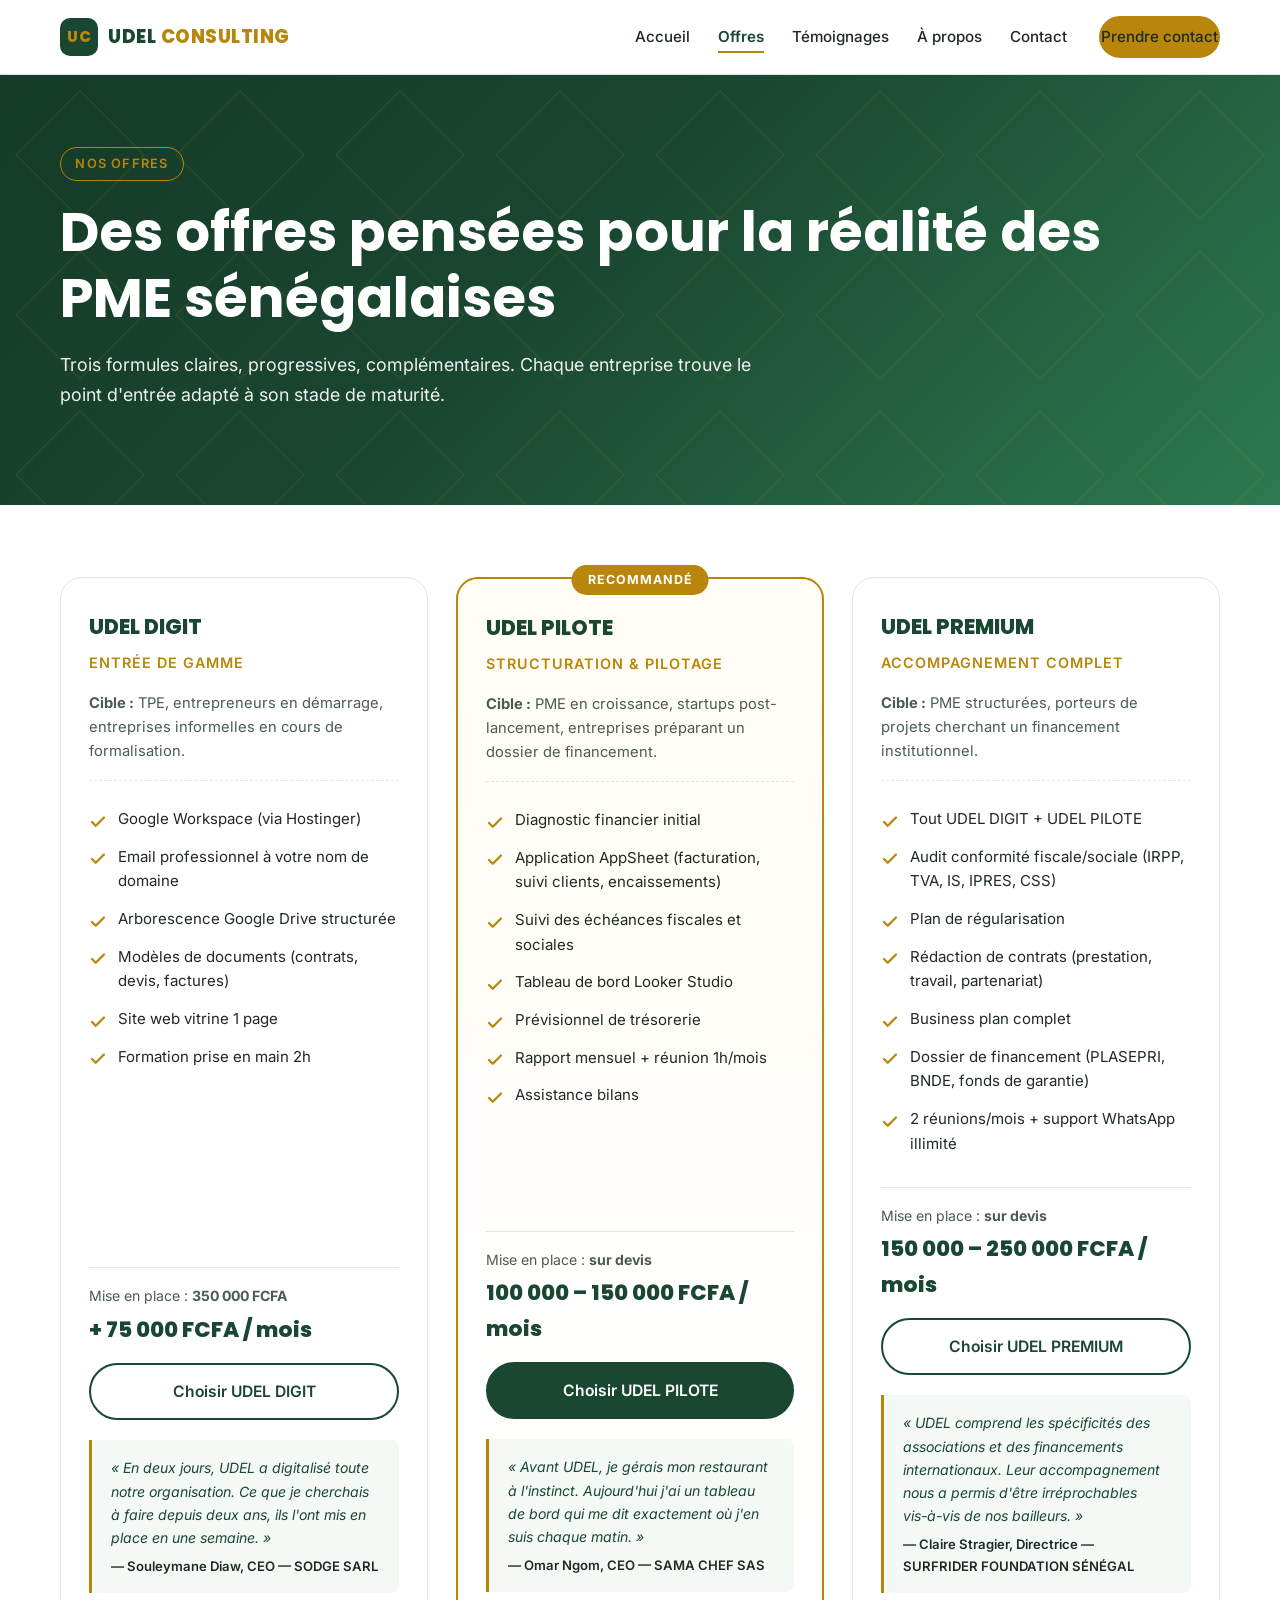
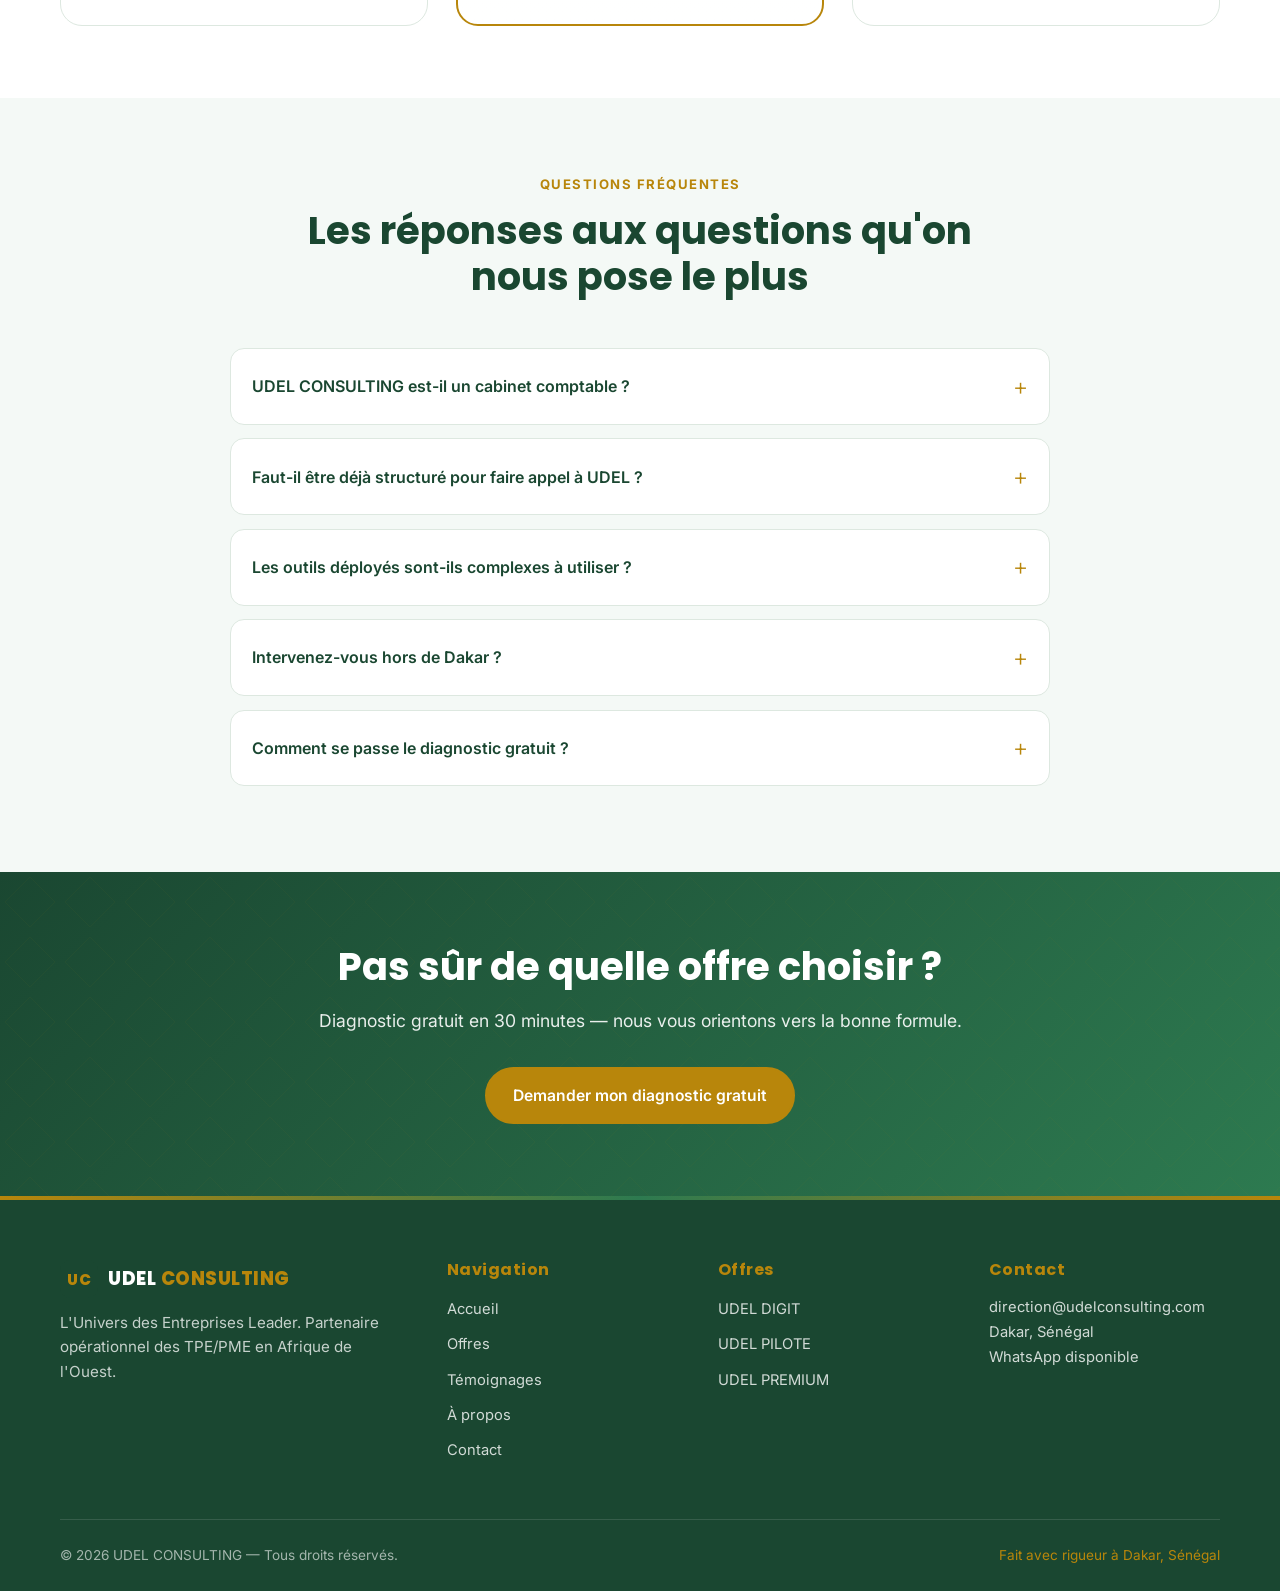
<file: offres.html>
<!DOCTYPE html>
<html lang="fr">
<head>
<meta charset="UTF-8">
<meta name="viewport" content="width=device-width, initial-scale=1.0">
<title>Nos offres — UDEL CONSULTING</title>
<meta name="description" content="UDEL DIGIT, UDEL PILOTE, UDEL PREMIUM : trois offres pensées pour la réalité des TPE/PME sénégalaises. Digitalisation, pilotage financier, conformité.">
<link rel="icon" type="image/svg+xml" href="favicon.svg">
<link rel="preconnect" href="https://fonts.googleapis.com">
<link rel="preconnect" href="https://fonts.gstatic.com" crossorigin>
<link href="https://fonts.googleapis.com/css2?family=Inter:wght@400;500;600;700&family=Poppins:wght@500;600;700;800&display=swap" rel="stylesheet">
<link rel="stylesheet" href="style.css">
</head>
<body>

<header class="site-header">
  <div class="nav-wrap">
    <a href="index.html" class="logo">
      <span class="logo-mark" aria-hidden="true">UC</span>
      <span class="logo-text">UDEL <span>CONSULTING</span></span>
    </a>
    <nav class="main-nav" aria-label="Navigation principale">
      <ul>
        <li><a href="index.html">Accueil</a></li>
        <li><a href="offres.html" class="active">Offres</a></li>
        <li><a href="temoignages.html">Témoignages</a></li>
        <li><a href="a-propos.html">À propos</a></li>
        <li><a href="contact.html">Contact</a></li>
      </ul>
      <a href="contact.html" class="btn btn-gold">Prendre contact</a>
    </nav>
    <button class="nav-toggle" aria-label="Ouvrir le menu" aria-expanded="false">
      <span></span><span></span><span></span>
    </button>
  </div>
</header>

<!-- ============ HERO ============ -->
<section class="hero hero-short">
  <svg class="hero-pattern" viewBox="0 0 800 300" preserveAspectRatio="xMidYMid slice" aria-hidden="true">
    <defs>
      <pattern id="p-offres" x="0" y="0" width="100" height="100" patternUnits="userSpaceOnUse">
        <path d="M50 10 L90 50 L50 90 L10 50 Z" fill="none" stroke="#B8860B" stroke-width="0.8"/>
      </pattern>
    </defs>
    <rect width="800" height="300" fill="url(#p-offres)"/>
  </svg>
  <div class="container">
    <span class="hero-eyebrow">Nos offres</span>
    <h1>Des offres pensées pour la réalité des PME sénégalaises</h1>
    <p class="lead">Trois formules claires, progressives, complémentaires. Chaque entreprise trouve le point d'entrée adapté à son stade de maturité.</p>
  </div>
</section>

<!-- ============ LES 3 OFFRES ============ -->
<section>
  <div class="container">
    <div class="offers-grid">

      <!-- UDEL DIGIT -->
      <article class="offer-card reveal" id="udel-digit">
        <div class="offer-name">UDEL DIGIT</div>
        <div class="offer-tagline">Entrée de gamme</div>
        <p class="offer-target"><strong>Cible :</strong> TPE, entrepreneurs en démarrage, entreprises informelles en cours de formalisation.</p>
        <ul class="offer-list">
          <li>Google Workspace (via Hostinger)</li>
          <li>Email professionnel à votre nom de domaine</li>
          <li>Arborescence Google Drive structurée</li>
          <li>Modèles de documents (contrats, devis, factures)</li>
          <li>Site web vitrine 1 page</li>
          <li>Formation prise en main 2h</li>
        </ul>
        <div class="offer-price">
          <span class="setup">Mise en place : <strong>350 000 FCFA</strong></span>
          <span class="monthly">+ 75 000 FCFA / mois</span>
          <a href="contact.html" class="btn btn-ghost">Choisir UDEL DIGIT</a>
        </div>
        <div class="mini-testimonial">
          « En deux jours, UDEL a digitalisé toute notre organisation. Ce que je cherchais à faire depuis deux ans, ils l'ont mis en place en une semaine. »
          <span class="author">— Souleymane Diaw, CEO — SODGE SARL</span>
        </div>
      </article>

      <!-- UDEL PILOTE -->
      <article class="offer-card highlight reveal" id="udel-pilote">
        <span class="offer-badge">Recommandé</span>
        <div class="offer-name">UDEL PILOTE</div>
        <div class="offer-tagline">Structuration &amp; pilotage</div>
        <p class="offer-target"><strong>Cible :</strong> PME en croissance, startups post-lancement, entreprises préparant un dossier de financement.</p>
        <ul class="offer-list">
          <li>Diagnostic financier initial</li>
          <li>Application AppSheet (facturation, suivi clients, encaissements)</li>
          <li>Suivi des échéances fiscales et sociales</li>
          <li>Tableau de bord Looker Studio</li>
          <li>Prévisionnel de trésorerie</li>
          <li>Rapport mensuel + réunion 1h/mois</li>
          <li>Assistance bilans</li>
        </ul>
        <div class="offer-price">
          <span class="setup">Mise en place : <strong>sur devis</strong></span>
          <span class="monthly">100 000 – 150 000 FCFA / mois</span>
          <a href="contact.html" class="btn btn-primary">Choisir UDEL PILOTE</a>
        </div>
        <div class="mini-testimonial">
          « Avant UDEL, je gérais mon restaurant à l'instinct. Aujourd'hui j'ai un tableau de bord qui me dit exactement où j'en suis chaque matin. »
          <span class="author">— Omar Ngom, CEO — SAMA CHEF SAS</span>
        </div>
      </article>

      <!-- UDEL PREMIUM -->
      <article class="offer-card reveal" id="udel-premium">
        <div class="offer-name">UDEL PREMIUM</div>
        <div class="offer-tagline">Accompagnement complet</div>
        <p class="offer-target"><strong>Cible :</strong> PME structurées, porteurs de projets cherchant un financement institutionnel.</p>
        <ul class="offer-list">
          <li>Tout UDEL DIGIT + UDEL PILOTE</li>
          <li>Audit conformité fiscale/sociale (IRPP, TVA, IS, IPRES, CSS)</li>
          <li>Plan de régularisation</li>
          <li>Rédaction de contrats (prestation, travail, partenariat)</li>
          <li>Business plan complet</li>
          <li>Dossier de financement (PLASEPRI, BNDE, fonds de garantie)</li>
          <li>2 réunions/mois + support WhatsApp illimité</li>
        </ul>
        <div class="offer-price">
          <span class="setup">Mise en place : <strong>sur devis</strong></span>
          <span class="monthly">150 000 – 250 000 FCFA / mois</span>
          <a href="contact.html" class="btn btn-ghost">Choisir UDEL PREMIUM</a>
        </div>
        <div class="mini-testimonial">
          « UDEL comprend les spécificités des associations et des financements internationaux. Leur accompagnement nous a permis d'être irréprochables vis-à-vis de nos bailleurs. »
          <span class="author">— Claire Stragier, Directrice — SURFRIDER FOUNDATION SÉNÉGAL</span>
        </div>
      </article>

    </div>
  </div>
</section>

<!-- ============ FAQ ============ -->
<section class="section-alt">
  <div class="container">
    <div class="section-head reveal">
      <span class="section-eyebrow">Questions fréquentes</span>
      <h2>Les réponses aux questions qu'on nous pose le plus</h2>
    </div>
    <div class="faq">
      <details class="faq-item reveal">
        <summary>UDEL CONSULTING est-il un cabinet comptable ?</summary>
        <p>Non. Nous sommes un <strong>partenaire opérationnel complémentaire aux experts-comptables</strong>. Notre rôle : digitaliser votre organisation, structurer votre pilotage et préparer le terrain pour que votre comptable travaille avec des données fiables et à jour.</p>
      </details>
      <details class="faq-item reveal">
        <summary>Faut-il être déjà structuré pour faire appel à UDEL ?</summary>
        <p>Non. Nous accompagnons même les entreprises qui <strong>partent de zéro</strong>, y compris celles en cours de formalisation. Notre offre UDEL DIGIT est conçue précisément pour ces cas.</p>
      </details>
      <details class="faq-item reveal">
        <summary>Les outils déployés sont-ils complexes à utiliser ?</summary>
        <p>Non. Nous <strong>formons votre équipe</strong> à la prise en main et <strong>assurons un suivi continu</strong>. Les outils (Google Workspace, AppSheet, Looker Studio) sont choisis pour leur simplicité et leur accessibilité mobile.</p>
      </details>
      <details class="faq-item reveal">
        <summary>Intervenez-vous hors de Dakar ?</summary>
        <p>Oui. Nous intervenons <strong>dans tout le Sénégal</strong> et <strong>à distance dans la zone UEMOA</strong> (Côte d'Ivoire, Mali, Burkina Faso, Bénin, Togo, Niger, Guinée-Bissau).</p>
      </details>
      <details class="faq-item reveal">
        <summary>Comment se passe le diagnostic gratuit ?</summary>
        <p>Un <strong>appel de 30 minutes</strong> pour comprendre votre situation, vos objectifs et vos points de blocage. À l'issue, nous vous orientons vers l'offre adaptée — sans engagement.</p>
      </details>
    </div>
  </div>
</section>

<!-- ============ CTA ============ -->
<section class="cta-final">
  <div class="container reveal">
    <h2>Pas sûr de quelle offre choisir ?</h2>
    <p>Diagnostic gratuit en 30 minutes — nous vous orientons vers la bonne formule.</p>
    <a href="contact.html" class="btn btn-gold">Demander mon diagnostic gratuit</a>
  </div>
</section>

<footer class="site-footer">
  <div class="container">
    <div class="footer-grid">
      <div class="footer-brand">
        <div class="logo">
          <span class="logo-mark" aria-hidden="true">UC</span>
          <span class="logo-text">UDEL <span>CONSULTING</span></span>
        </div>
        <p>L'Univers des Entreprises Leader. Partenaire opérationnel des TPE/PME en Afrique de l'Ouest.</p>
      </div>
      <div>
        <h4>Navigation</h4>
        <ul>
          <li><a href="index.html">Accueil</a></li>
          <li><a href="offres.html">Offres</a></li>
          <li><a href="temoignages.html">Témoignages</a></li>
          <li><a href="a-propos.html">À propos</a></li>
          <li><a href="contact.html">Contact</a></li>
        </ul>
      </div>
      <div>
        <h4>Offres</h4>
        <ul>
          <li><a href="offres.html#udel-digit">UDEL DIGIT</a></li>
          <li><a href="offres.html#udel-pilote">UDEL PILOTE</a></li>
          <li><a href="offres.html#udel-premium">UDEL PREMIUM</a></li>
        </ul>
      </div>
      <div>
        <h4>Contact</h4>
        <address>
          <a href="mailto:direction@udelconsulting.com">direction@udelconsulting.com</a><br>
          Dakar, Sénégal<br>
          WhatsApp disponible
        </address>
      </div>
    </div>
    <div class="footer-bottom">
      <div>&copy; <span data-year>2026</span> UDEL CONSULTING — Tous droits réservés.</div>
      <div class="made">Fait avec rigueur à Dakar, Sénégal</div>
    </div>
  </div>
</footer>

<script src="main.js"></script>
</body>
</html>
</file>
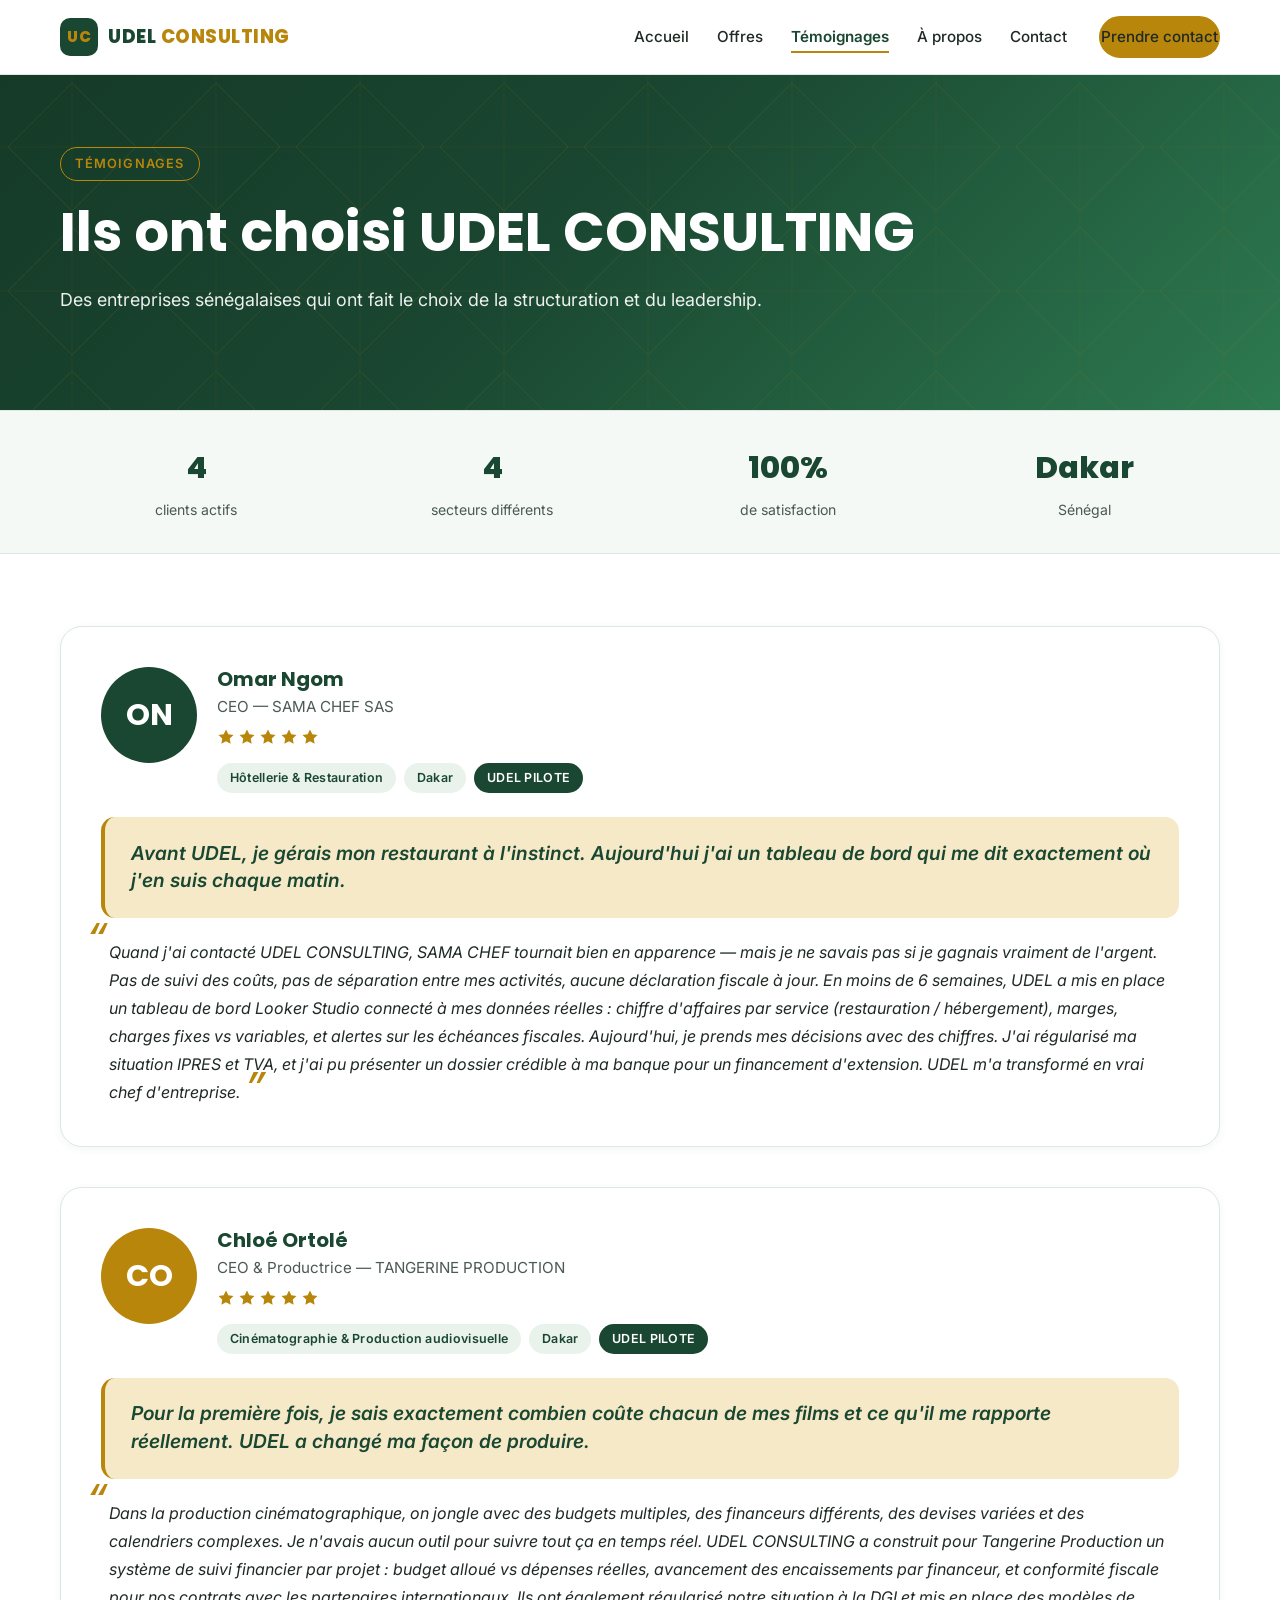
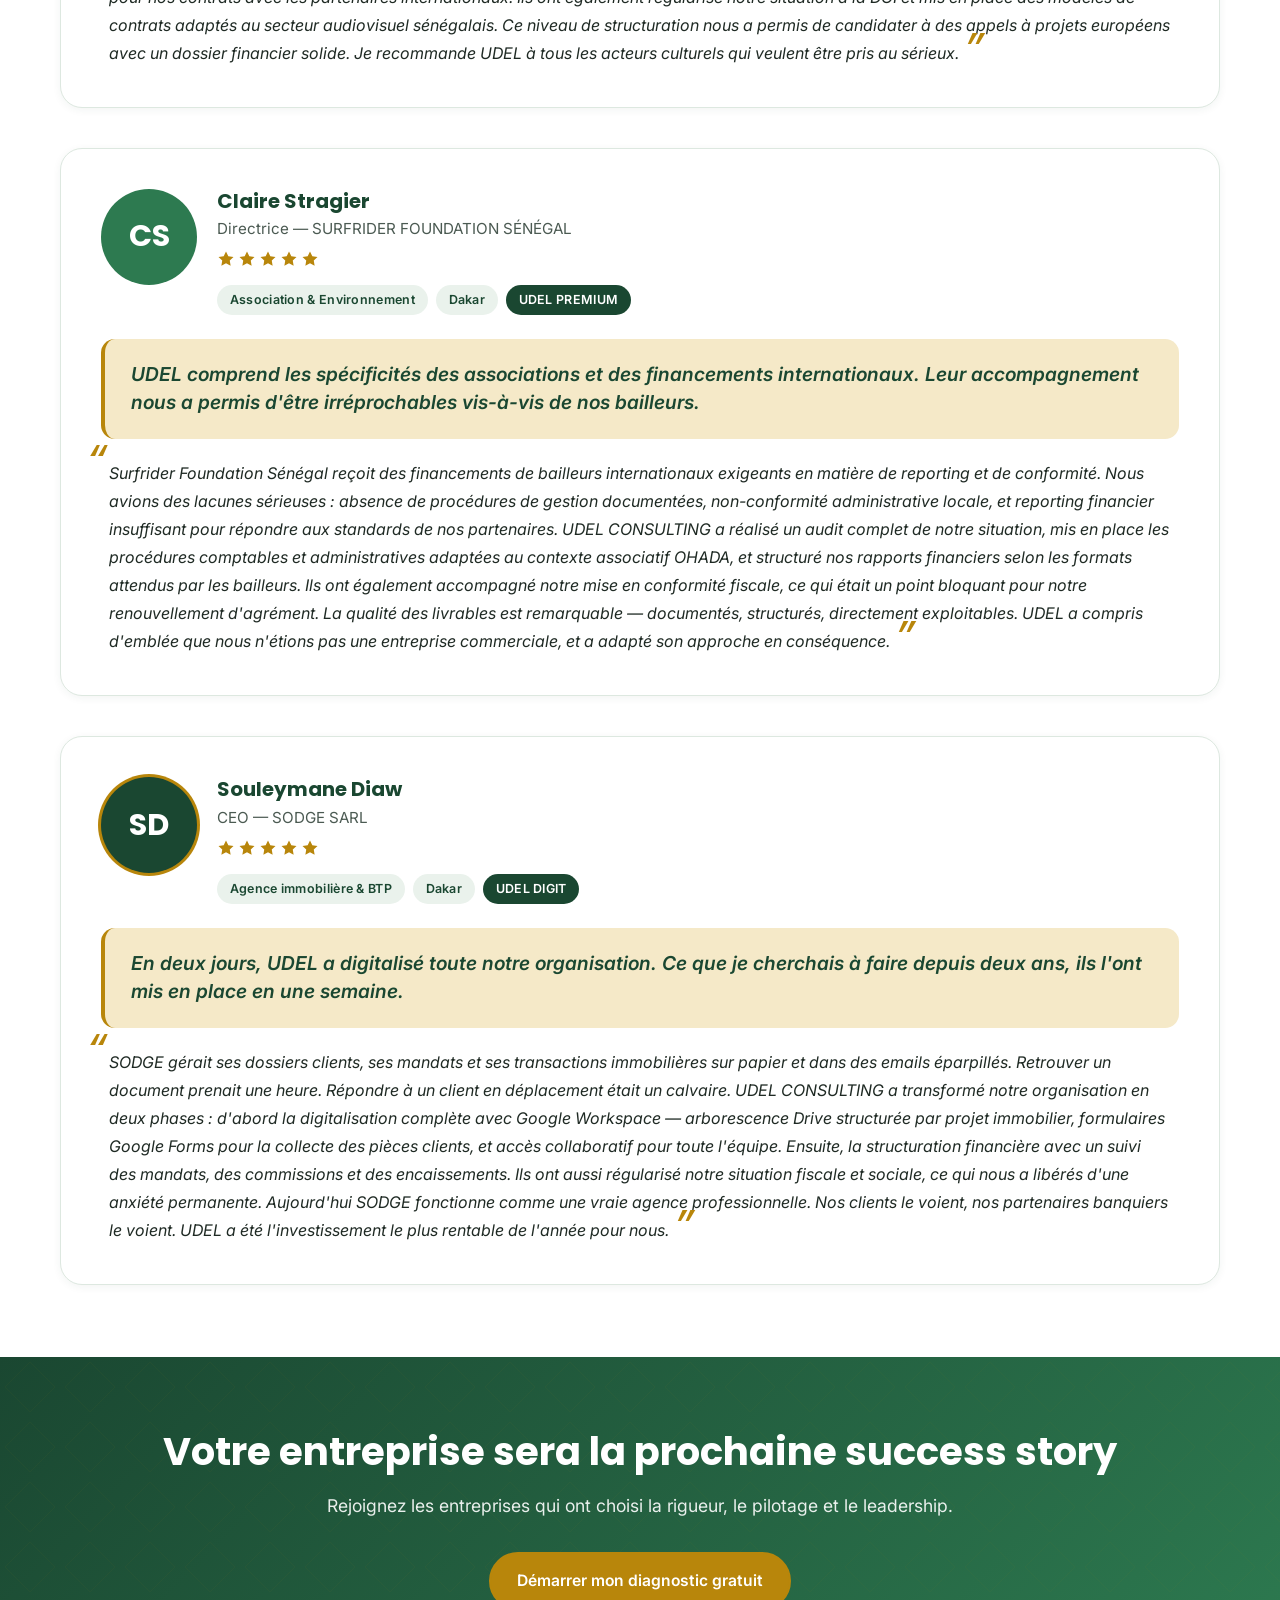
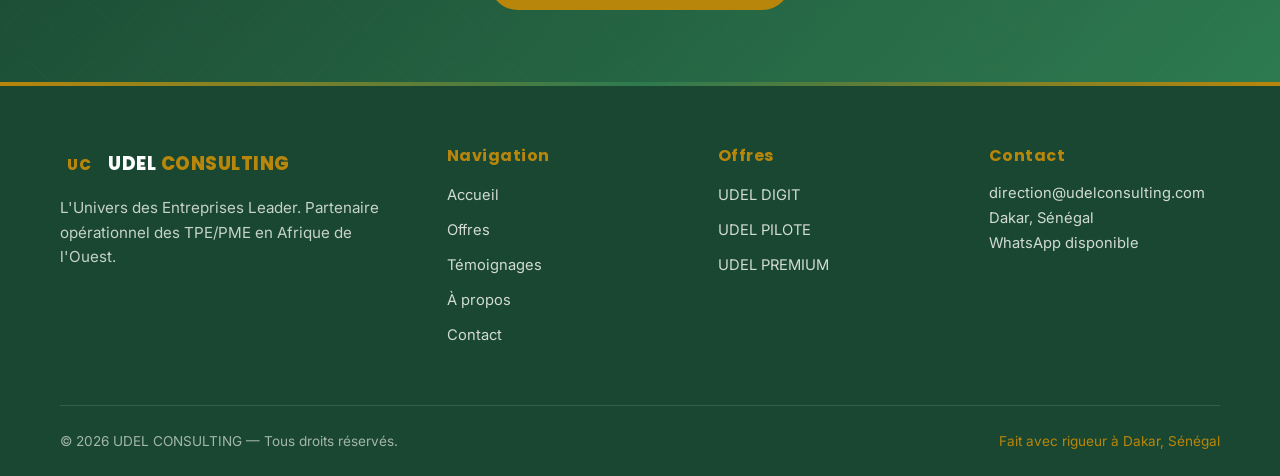
<file: temoignages.html>
<!DOCTYPE html>
<html lang="fr">
<head>
<meta charset="UTF-8">
<meta name="viewport" content="width=device-width, initial-scale=1.0">
<title>Témoignages clients — UDEL CONSULTING</title>
<meta name="description" content="Découvrez les témoignages de nos clients : SAMA CHEF, TANGERINE PRODUCTION, SURFRIDER FOUNDATION SÉNÉGAL, SODGE SARL. Des entreprises sénégalaises qui ont fait le choix du leadership.">
<link rel="icon" type="image/svg+xml" href="favicon.svg">
<link rel="preconnect" href="https://fonts.googleapis.com">
<link rel="preconnect" href="https://fonts.gstatic.com" crossorigin>
<link href="https://fonts.googleapis.com/css2?family=Inter:wght@400;500;600;700&family=Poppins:wght@500;600;700;800&display=swap" rel="stylesheet">
<link rel="stylesheet" href="style.css">
</head>
<body>

<header class="site-header">
  <div class="nav-wrap">
    <a href="index.html" class="logo">
      <span class="logo-mark" aria-hidden="true">UC</span>
      <span class="logo-text">UDEL <span>CONSULTING</span></span>
    </a>
    <nav class="main-nav" aria-label="Navigation principale">
      <ul>
        <li><a href="index.html">Accueil</a></li>
        <li><a href="offres.html">Offres</a></li>
        <li><a href="temoignages.html" class="active">Témoignages</a></li>
        <li><a href="a-propos.html">À propos</a></li>
        <li><a href="contact.html">Contact</a></li>
      </ul>
      <a href="contact.html" class="btn btn-gold">Prendre contact</a>
    </nav>
    <button class="nav-toggle" aria-label="Ouvrir le menu" aria-expanded="false">
      <span></span><span></span><span></span>
    </button>
  </div>
</header>

<!-- ============ HERO ============ -->
<section class="hero hero-short">
  <svg class="hero-pattern" viewBox="0 0 800 300" preserveAspectRatio="xMidYMid slice" aria-hidden="true">
    <defs>
      <pattern id="p-temoi" x="0" y="0" width="90" height="90" patternUnits="userSpaceOnUse">
        <path d="M45 5 L85 45 L45 85 L5 45 Z" fill="none" stroke="#B8860B" stroke-width="0.6"/>
        <path d="M0 45 L90 45 M45 0 L45 90" stroke="#B8860B" stroke-width="0.3"/>
      </pattern>
    </defs>
    <rect width="800" height="300" fill="url(#p-temoi)"/>
  </svg>
  <div class="container">
    <span class="hero-eyebrow">Témoignages</span>
    <h1>Ils ont choisi UDEL CONSULTING</h1>
    <p class="lead">Des entreprises sénégalaises qui ont fait le choix de la structuration et du leadership.</p>
  </div>
</section>

<!-- ============ BANDEAU STATS ============ -->
<section class="testimonial-stats">
  <div class="container">
    <div class="testimonial-stats-grid">
      <div><span class="num">4</span><div class="label">clients actifs</div></div>
      <div><span class="num">4</span><div class="label">secteurs différents</div></div>
      <div><span class="num">100%</span><div class="label">de satisfaction</div></div>
      <div><span class="num">Dakar</span><div class="label">Sénégal</div></div>
    </div>
  </div>
</section>

<!-- ============ LISTE TÉMOIGNAGES ============ -->
<section>
  <div class="container">
    <div class="testimonial-list">

      <!-- TÉMOIGNAGE 1 : Omar Ngom -->
      <article class="testimonial-card-full reveal">
        <div class="testimonial-header">
          <div class="avatar lg dark" aria-label="Avatar Omar Ngom">ON</div>
          <div class="testimonial-header-info">
            <h3>Omar Ngom</h3>
            <div class="testimonial-role">CEO — SAMA CHEF SAS</div>
            <div class="stars" aria-label="5 étoiles sur 5">
              <svg width="18" height="18" viewBox="0 0 24 24" fill="currentColor"><path d="M12 2l3.09 6.26L22 9.27l-5 4.87 1.18 6.88L12 17.77l-6.18 3.25L7 14.14 2 9.27l6.91-1.01L12 2z"/></svg>
              <svg width="18" height="18" viewBox="0 0 24 24" fill="currentColor"><path d="M12 2l3.09 6.26L22 9.27l-5 4.87 1.18 6.88L12 17.77l-6.18 3.25L7 14.14 2 9.27l6.91-1.01L12 2z"/></svg>
              <svg width="18" height="18" viewBox="0 0 24 24" fill="currentColor"><path d="M12 2l3.09 6.26L22 9.27l-5 4.87 1.18 6.88L12 17.77l-6.18 3.25L7 14.14 2 9.27l6.91-1.01L12 2z"/></svg>
              <svg width="18" height="18" viewBox="0 0 24 24" fill="currentColor"><path d="M12 2l3.09 6.26L22 9.27l-5 4.87 1.18 6.88L12 17.77l-6.18 3.25L7 14.14 2 9.27l6.91-1.01L12 2z"/></svg>
              <svg width="18" height="18" viewBox="0 0 24 24" fill="currentColor"><path d="M12 2l3.09 6.26L22 9.27l-5 4.87 1.18 6.88L12 17.77l-6.18 3.25L7 14.14 2 9.27l6.91-1.01L12 2z"/></svg>
            </div>
            <div class="badges">
              <span class="badge badge-sector">Hôtellerie &amp; Restauration</span>
              <span class="badge badge-sector">Dakar</span>
              <span class="badge badge-offer">UDEL PILOTE</span>
            </div>
          </div>
        </div>
        <div class="testimonial-pullquote">Avant UDEL, je gérais mon restaurant à l'instinct. Aujourd'hui j'ai un tableau de bord qui me dit exactement où j'en suis chaque matin.</div>
        <p class="testimonial-body">Quand j'ai contacté UDEL CONSULTING, SAMA CHEF tournait bien en apparence — mais je ne savais pas si je gagnais vraiment de l'argent. Pas de suivi des coûts, pas de séparation entre mes activités, aucune déclaration fiscale à jour. En moins de 6 semaines, UDEL a mis en place un tableau de bord Looker Studio connecté à mes données réelles : chiffre d'affaires par service (restauration / hébergement), marges, charges fixes vs variables, et alertes sur les échéances fiscales. Aujourd'hui, je prends mes décisions avec des chiffres. J'ai régularisé ma situation IPRES et TVA, et j'ai pu présenter un dossier crédible à ma banque pour un financement d'extension. UDEL m'a transformé en vrai chef d'entreprise.</p>
      </article>

      <!-- TÉMOIGNAGE 2 : Chloé Ortolé -->
      <article class="testimonial-card-full reveal">
        <div class="testimonial-header">
          <div class="avatar lg gold" aria-label="Avatar Chloé Ortolé">CO</div>
          <div class="testimonial-header-info">
            <h3>Chloé Ortolé</h3>
            <div class="testimonial-role">CEO &amp; Productrice — TANGERINE PRODUCTION</div>
            <div class="stars" aria-label="5 étoiles sur 5">
              <svg width="18" height="18" viewBox="0 0 24 24" fill="currentColor"><path d="M12 2l3.09 6.26L22 9.27l-5 4.87 1.18 6.88L12 17.77l-6.18 3.25L7 14.14 2 9.27l6.91-1.01L12 2z"/></svg>
              <svg width="18" height="18" viewBox="0 0 24 24" fill="currentColor"><path d="M12 2l3.09 6.26L22 9.27l-5 4.87 1.18 6.88L12 17.77l-6.18 3.25L7 14.14 2 9.27l6.91-1.01L12 2z"/></svg>
              <svg width="18" height="18" viewBox="0 0 24 24" fill="currentColor"><path d="M12 2l3.09 6.26L22 9.27l-5 4.87 1.18 6.88L12 17.77l-6.18 3.25L7 14.14 2 9.27l6.91-1.01L12 2z"/></svg>
              <svg width="18" height="18" viewBox="0 0 24 24" fill="currentColor"><path d="M12 2l3.09 6.26L22 9.27l-5 4.87 1.18 6.88L12 17.77l-6.18 3.25L7 14.14 2 9.27l6.91-1.01L12 2z"/></svg>
              <svg width="18" height="18" viewBox="0 0 24 24" fill="currentColor"><path d="M12 2l3.09 6.26L22 9.27l-5 4.87 1.18 6.88L12 17.77l-6.18 3.25L7 14.14 2 9.27l6.91-1.01L12 2z"/></svg>
            </div>
            <div class="badges">
              <span class="badge badge-sector">Cinématographie &amp; Production audiovisuelle</span>
              <span class="badge badge-sector">Dakar</span>
              <span class="badge badge-offer">UDEL PILOTE</span>
            </div>
          </div>
        </div>
        <div class="testimonial-pullquote">Pour la première fois, je sais exactement combien coûte chacun de mes films et ce qu'il me rapporte réellement. UDEL a changé ma façon de produire.</div>
        <p class="testimonial-body">Dans la production cinématographique, on jongle avec des budgets multiples, des financeurs différents, des devises variées et des calendriers complexes. Je n'avais aucun outil pour suivre tout ça en temps réel. UDEL CONSULTING a construit pour Tangerine Production un système de suivi financier par projet : budget alloué vs dépenses réelles, avancement des encaissements par financeur, et conformité fiscale pour nos contrats avec les partenaires internationaux. Ils ont également régularisé notre situation à la DGI et mis en place des modèles de contrats adaptés au secteur audiovisuel sénégalais. Ce niveau de structuration nous a permis de candidater à des appels à projets européens avec un dossier financier solide. Je recommande UDEL à tous les acteurs culturels qui veulent être pris au sérieux.</p>
      </article>

      <!-- TÉMOIGNAGE 3 : Claire Stragier -->
      <article class="testimonial-card-full reveal">
        <div class="testimonial-header">
          <div class="avatar lg mid" aria-label="Avatar Claire Stragier">CS</div>
          <div class="testimonial-header-info">
            <h3>Claire Stragier</h3>
            <div class="testimonial-role">Directrice — SURFRIDER FOUNDATION SÉNÉGAL</div>
            <div class="stars" aria-label="5 étoiles sur 5">
              <svg width="18" height="18" viewBox="0 0 24 24" fill="currentColor"><path d="M12 2l3.09 6.26L22 9.27l-5 4.87 1.18 6.88L12 17.77l-6.18 3.25L7 14.14 2 9.27l6.91-1.01L12 2z"/></svg>
              <svg width="18" height="18" viewBox="0 0 24 24" fill="currentColor"><path d="M12 2l3.09 6.26L22 9.27l-5 4.87 1.18 6.88L12 17.77l-6.18 3.25L7 14.14 2 9.27l6.91-1.01L12 2z"/></svg>
              <svg width="18" height="18" viewBox="0 0 24 24" fill="currentColor"><path d="M12 2l3.09 6.26L22 9.27l-5 4.87 1.18 6.88L12 17.77l-6.18 3.25L7 14.14 2 9.27l6.91-1.01L12 2z"/></svg>
              <svg width="18" height="18" viewBox="0 0 24 24" fill="currentColor"><path d="M12 2l3.09 6.26L22 9.27l-5 4.87 1.18 6.88L12 17.77l-6.18 3.25L7 14.14 2 9.27l6.91-1.01L12 2z"/></svg>
              <svg width="18" height="18" viewBox="0 0 24 24" fill="currentColor"><path d="M12 2l3.09 6.26L22 9.27l-5 4.87 1.18 6.88L12 17.77l-6.18 3.25L7 14.14 2 9.27l6.91-1.01L12 2z"/></svg>
            </div>
            <div class="badges">
              <span class="badge badge-sector">Association &amp; Environnement</span>
              <span class="badge badge-sector">Dakar</span>
              <span class="badge badge-offer">UDEL PREMIUM</span>
            </div>
          </div>
        </div>
        <div class="testimonial-pullquote">UDEL comprend les spécificités des associations et des financements internationaux. Leur accompagnement nous a permis d'être irréprochables vis-à-vis de nos bailleurs.</div>
        <p class="testimonial-body">Surfrider Foundation Sénégal reçoit des financements de bailleurs internationaux exigeants en matière de reporting et de conformité. Nous avions des lacunes sérieuses : absence de procédures de gestion documentées, non-conformité administrative locale, et reporting financier insuffisant pour répondre aux standards de nos partenaires. UDEL CONSULTING a réalisé un audit complet de notre situation, mis en place les procédures comptables et administratives adaptées au contexte associatif OHADA, et structuré nos rapports financiers selon les formats attendus par les bailleurs. Ils ont également accompagné notre mise en conformité fiscale, ce qui était un point bloquant pour notre renouvellement d'agrément. La qualité des livrables est remarquable — documentés, structurés, directement exploitables. UDEL a compris d'emblée que nous n'étions pas une entreprise commerciale, et a adapté son approche en conséquence.</p>
      </article>

      <!-- TÉMOIGNAGE 4 : Souleymane Diaw -->
      <article class="testimonial-card-full reveal">
        <div class="testimonial-header">
          <div class="avatar lg bordered" aria-label="Avatar Souleymane Diaw">SD</div>
          <div class="testimonial-header-info">
            <h3>Souleymane Diaw</h3>
            <div class="testimonial-role">CEO — SODGE SARL</div>
            <div class="stars" aria-label="5 étoiles sur 5">
              <svg width="18" height="18" viewBox="0 0 24 24" fill="currentColor"><path d="M12 2l3.09 6.26L22 9.27l-5 4.87 1.18 6.88L12 17.77l-6.18 3.25L7 14.14 2 9.27l6.91-1.01L12 2z"/></svg>
              <svg width="18" height="18" viewBox="0 0 24 24" fill="currentColor"><path d="M12 2l3.09 6.26L22 9.27l-5 4.87 1.18 6.88L12 17.77l-6.18 3.25L7 14.14 2 9.27l6.91-1.01L12 2z"/></svg>
              <svg width="18" height="18" viewBox="0 0 24 24" fill="currentColor"><path d="M12 2l3.09 6.26L22 9.27l-5 4.87 1.18 6.88L12 17.77l-6.18 3.25L7 14.14 2 9.27l6.91-1.01L12 2z"/></svg>
              <svg width="18" height="18" viewBox="0 0 24 24" fill="currentColor"><path d="M12 2l3.09 6.26L22 9.27l-5 4.87 1.18 6.88L12 17.77l-6.18 3.25L7 14.14 2 9.27l6.91-1.01L12 2z"/></svg>
              <svg width="18" height="18" viewBox="0 0 24 24" fill="currentColor"><path d="M12 2l3.09 6.26L22 9.27l-5 4.87 1.18 6.88L12 17.77l-6.18 3.25L7 14.14 2 9.27l6.91-1.01L12 2z"/></svg>
            </div>
            <div class="badges">
              <span class="badge badge-sector">Agence immobilière &amp; BTP</span>
              <span class="badge badge-sector">Dakar</span>
              <span class="badge badge-offer">UDEL DIGIT</span>
            </div>
          </div>
        </div>
        <div class="testimonial-pullquote">En deux jours, UDEL a digitalisé toute notre organisation. Ce que je cherchais à faire depuis deux ans, ils l'ont mis en place en une semaine.</div>
        <p class="testimonial-body">SODGE gérait ses dossiers clients, ses mandats et ses transactions immobilières sur papier et dans des emails éparpillés. Retrouver un document prenait une heure. Répondre à un client en déplacement était un calvaire. UDEL CONSULTING a transformé notre organisation en deux phases : d'abord la digitalisation complète avec Google Workspace — arborescence Drive structurée par projet immobilier, formulaires Google Forms pour la collecte des pièces clients, et accès collaboratif pour toute l'équipe. Ensuite, la structuration financière avec un suivi des mandats, des commissions et des encaissements. Ils ont aussi régularisé notre situation fiscale et sociale, ce qui nous a libérés d'une anxiété permanente. Aujourd'hui SODGE fonctionne comme une vraie agence professionnelle. Nos clients le voient, nos partenaires banquiers le voient. UDEL a été l'investissement le plus rentable de l'année pour nous.</p>
      </article>

    </div>
  </div>
</section>

<!-- ============ CTA FINALE ============ -->
<section class="cta-final">
  <div class="container reveal">
    <h2>Votre entreprise sera la prochaine success story</h2>
    <p>Rejoignez les entreprises qui ont choisi la rigueur, le pilotage et le leadership.</p>
    <a href="contact.html" class="btn btn-gold">Démarrer mon diagnostic gratuit</a>
  </div>
</section>

<footer class="site-footer">
  <div class="container">
    <div class="footer-grid">
      <div class="footer-brand">
        <div class="logo">
          <span class="logo-mark" aria-hidden="true">UC</span>
          <span class="logo-text">UDEL <span>CONSULTING</span></span>
        </div>
        <p>L'Univers des Entreprises Leader. Partenaire opérationnel des TPE/PME en Afrique de l'Ouest.</p>
      </div>
      <div>
        <h4>Navigation</h4>
        <ul>
          <li><a href="index.html">Accueil</a></li>
          <li><a href="offres.html">Offres</a></li>
          <li><a href="temoignages.html">Témoignages</a></li>
          <li><a href="a-propos.html">À propos</a></li>
          <li><a href="contact.html">Contact</a></li>
        </ul>
      </div>
      <div>
        <h4>Offres</h4>
        <ul>
          <li><a href="offres.html#udel-digit">UDEL DIGIT</a></li>
          <li><a href="offres.html#udel-pilote">UDEL PILOTE</a></li>
          <li><a href="offres.html#udel-premium">UDEL PREMIUM</a></li>
        </ul>
      </div>
      <div>
        <h4>Contact</h4>
        <address>
          <a href="mailto:direction@udelconsulting.com">direction@udelconsulting.com</a><br>
          Dakar, Sénégal<br>
          WhatsApp disponible
        </address>
      </div>
    </div>
    <div class="footer-bottom">
      <div>&copy; <span data-year>2026</span> UDEL CONSULTING — Tous droits réservés.</div>
      <div class="made">Fait avec rigueur à Dakar, Sénégal</div>
    </div>
  </div>
</footer>

<script src="main.js"></script>
</body>
</html>
</file>
<file: style.css>
/* ======================================================
   UDEL CONSULTING — Feuille de style globale
   Couleurs : #1A4731 (vert foncé) / #B8860B (or) /
   #2D7A50 (vert moyen) / #F4F9F6 (fond clair) / #FFFFFF
   ====================================================== */

:root {
  --green-dark: #1A4731;
  --green-mid: #2D7A50;
  --gold: #B8860B;
  --gold-soft: #F5E9C8;
  --bg-light: #F4F9F6;
  --white: #FFFFFF;
  --text: #1F2A24;
  --text-soft: #4B5A52;
  --border: #DDE8E0;
  --shadow-sm: 0 2px 8px rgba(26, 71, 49, 0.06);
  --shadow-md: 0 6px 20px rgba(26, 71, 49, 0.10);
  --shadow-lg: 0 18px 40px rgba(26, 71, 49, 0.18);
  --radius: 14px;
  --radius-sm: 8px;
  --radius-lg: 22px;
  --maxw: 1200px;
  --transition: 0.3s ease;
}

/* ---------- Reset ---------- */
*,
*::before,
*::after {
  box-sizing: border-box;
  margin: 0;
  padding: 0;
}

html {
  scroll-behavior: smooth;
  -webkit-text-size-adjust: 100%;
}

body {
  font-family: 'Inter', 'Poppins', system-ui, -apple-system, sans-serif;
  font-size: 16px;
  line-height: 1.65;
  color: var(--text);
  background: var(--white);
  overflow-x: hidden;
}

img, svg { max-width: 100%; display: block; }
a { color: var(--green-dark); text-decoration: none; transition: color var(--transition); }
a:hover { color: var(--gold); }
button { font-family: inherit; cursor: pointer; border: none; background: none; }
ul { list-style: none; }

h1, h2, h3, h4 {
  font-family: 'Poppins', 'Inter', sans-serif;
  color: var(--green-dark);
  line-height: 1.2;
  font-weight: 700;
}

h1 { font-size: clamp(2rem, 4.5vw, 3.4rem); }
h2 { font-size: clamp(1.6rem, 3vw, 2.4rem); }
h3 { font-size: clamp(1.15rem, 1.6vw, 1.4rem); }
p  { color: var(--text-soft); }

.container {
  width: 100%;
  max-width: var(--maxw);
  margin: 0 auto;
  padding: 0 1.25rem;
}

section { padding: 4.5rem 0; position: relative; }

/* ---------- Boutons ---------- */
.btn {
  display: inline-flex;
  align-items: center;
  justify-content: center;
  gap: 0.5rem;
  padding: 0.85rem 1.6rem;
  border-radius: 50px;
  font-weight: 600;
  font-size: 0.98rem;
  text-align: center;
  transition: all var(--transition);
  border: 2px solid transparent;
  cursor: pointer;
  white-space: nowrap;
}

.btn-primary {
  background: var(--green-dark);
  color: var(--white);
  border-color: var(--green-dark);
}
.btn-primary:hover {
  background: var(--green-mid);
  border-color: var(--green-mid);
  color: var(--white);
  transform: translateY(-2px);
  box-shadow: var(--shadow-md);
}

.btn-outline {
  background: transparent;
  color: var(--gold);
  border-color: var(--gold);
}
.btn-outline:hover {
  background: var(--gold);
  color: var(--white);
  transform: translateY(-2px);
}

.btn-gold {
  background: var(--gold);
  color: var(--white);
  border-color: var(--gold);
}
.btn-gold:hover {
  background: #a0760a;
  border-color: #a0760a;
  color: var(--white);
  transform: translateY(-2px);
}

.btn-ghost {
  background: var(--white);
  color: var(--green-dark);
  border-color: var(--green-dark);
}
.btn-ghost:hover {
  background: var(--green-dark);
  color: var(--white);
}

/* ---------- Header ---------- */
.site-header {
  position: sticky;
  top: 0;
  z-index: 1000;
  background: rgba(255,255,255,0.96);
  backdrop-filter: blur(10px);
  -webkit-backdrop-filter: blur(10px);
  border-bottom: 1px solid var(--border);
  transition: box-shadow var(--transition);
}
.site-header.scrolled { box-shadow: var(--shadow-sm); }

.nav-wrap {
  display: flex;
  align-items: center;
  justify-content: space-between;
  padding: 1rem 1.25rem;
  max-width: var(--maxw);
  margin: 0 auto;
}

.logo {
  display: flex;
  align-items: center;
  gap: 0.65rem;
  font-family: 'Poppins', sans-serif;
  font-weight: 800;
  font-size: 1.15rem;
  color: var(--green-dark);
  letter-spacing: 0.5px;
}
.logo-mark {
  width: 38px; height: 38px;
  border-radius: 10px;
  background: var(--green-dark);
  color: var(--gold);
  display: grid; place-items: center;
  font-weight: 800; font-size: 0.95rem;
}
.logo-text span { color: var(--gold); }

.main-nav {
  display: flex;
  align-items: center;
  gap: 2rem;
}
.main-nav ul {
  display: flex;
  gap: 1.75rem;
}
.main-nav a {
  font-weight: 500;
  font-size: 0.95rem;
  color: var(--text);
  position: relative;
  padding: 0.4rem 0;
}
.main-nav a::after {
  content: '';
  position: absolute;
  left: 0; bottom: 0;
  width: 0; height: 2px;
  background: var(--gold);
  transition: width var(--transition);
}
.main-nav a:hover::after,
.main-nav a.active::after { width: 100%; }
.main-nav a.active { color: var(--green-dark); font-weight: 600; }

.nav-toggle {
  display: none;
  width: 42px; height: 42px;
  border-radius: 8px;
  background: var(--green-dark);
  color: var(--white);
  flex-direction: column;
  align-items: center;
  justify-content: center;
  gap: 4px;
}
.nav-toggle span {
  display: block;
  width: 22px; height: 2px;
  background: var(--white);
  transition: var(--transition);
}

/* ---------- Hero ---------- */
.hero {
  position: relative;
  background: linear-gradient(135deg, #153a28 0%, #1A4731 45%, #2D7A50 100%);
  color: var(--white);
  padding: 6rem 0 5rem;
  overflow: hidden;
  isolation: isolate;
}
.hero-full { min-height: 92vh; display: flex; align-items: center; }
.hero-short { padding: 4.5rem 0 4rem; min-height: auto; }

.hero-pattern {
  position: absolute;
  inset: 0;
  opacity: 0.16;
  z-index: -1;
  pointer-events: none;
}

.hero h1 { color: var(--white); margin-bottom: 1.2rem; }
.hero p.lead {
  color: rgba(255,255,255,0.92);
  font-size: clamp(1rem, 1.4vw, 1.18rem);
  max-width: 720px;
  margin-bottom: 2rem;
}
.hero-ctas { display: flex; flex-wrap: wrap; gap: 1rem; }
.hero-eyebrow {
  display: inline-block;
  padding: 0.35rem 0.9rem;
  border: 1px solid var(--gold);
  border-radius: 50px;
  color: var(--gold);
  font-size: 0.8rem;
  font-weight: 600;
  text-transform: uppercase;
  letter-spacing: 1.2px;
  margin-bottom: 1.2rem;
}

/* ---------- Sections génériques ---------- */
.section-head {
  text-align: center;
  margin-bottom: 3rem;
  max-width: 760px;
  margin-left: auto;
  margin-right: auto;
}
.section-eyebrow {
  color: var(--gold);
  text-transform: uppercase;
  font-weight: 700;
  letter-spacing: 1.5px;
  font-size: 0.82rem;
  margin-bottom: 0.75rem;
  display: inline-block;
}
.section-head h2 { margin-bottom: 0.8rem; }

/* ---------- Cards problème / approche ---------- */
.grid-3 {
  display: grid;
  grid-template-columns: repeat(3, 1fr);
  gap: 1.5rem;
}
.feature-card {
  background: var(--white);
  border: 1px solid var(--border);
  border-radius: var(--radius);
  padding: 2rem 1.6rem;
  text-align: center;
  transition: transform var(--transition), box-shadow var(--transition), border-color var(--transition);
}
.feature-card:hover {
  transform: translateY(-6px);
  box-shadow: var(--shadow-md);
  border-color: var(--gold);
}
.feature-icon {
  width: 64px; height: 64px;
  border-radius: 16px;
  background: var(--bg-light);
  color: var(--green-dark);
  margin: 0 auto 1.2rem;
  display: grid;
  place-items: center;
}
.feature-icon svg { width: 32px; height: 32px; }
.feature-card h3 { margin-bottom: 0.6rem; }
.feature-card p { font-size: 0.95rem; }

.section-alt { background: var(--bg-light); }

/* ---------- Chiffres clés ---------- */
.stats {
  background: var(--green-dark);
  color: var(--white);
  position: relative;
  overflow: hidden;
}
.stats::before {
  content: '';
  position: absolute; inset: 0;
  background: url("data:image/svg+xml,%3Csvg xmlns='http://www.w3.org/2000/svg' width='80' height='80' viewBox='0 0 80 80'%3E%3Cpath d='M40 0L80 40L40 80L0 40Z' fill='none' stroke='%23B8860B' stroke-width='0.5' opacity='0.15'/%3E%3C/svg%3E");
  background-size: 80px 80px;
  opacity: 0.35;
  pointer-events: none;
}
.stats .container { position: relative; z-index: 1; }
.stats-grid {
  display: grid;
  grid-template-columns: repeat(4, 1fr);
  gap: 2rem;
  text-align: center;
}
.stat-item .num {
  font-family: 'Poppins', sans-serif;
  font-size: clamp(2rem, 3.5vw, 3rem);
  font-weight: 800;
  color: var(--gold);
  display: block;
  line-height: 1.1;
}
.stat-item .label {
  color: rgba(255,255,255,0.88);
  font-size: 0.95rem;
  margin-top: 0.4rem;
  display: block;
}
.stat-item a { color: var(--gold); text-decoration: underline; }

/* ---------- Carousel témoignages accueil ---------- */
.carousel {
  position: relative;
  max-width: 900px;
  margin: 0 auto;
}
.carousel-track {
  display: flex;
  overflow: hidden;
  border-radius: var(--radius-lg);
}
.carousel-slide {
  min-width: 100%;
  padding: 2.5rem 2rem;
  background: var(--white);
  border: 1px solid var(--border);
  text-align: center;
  box-shadow: var(--shadow-sm);
  transition: transform 0.5s ease;
}
.carousel-slide .avatar { margin: 0 auto 1rem; }
.carousel-slide .stars { justify-content: center; margin-bottom: 1rem; }
.carousel-slide blockquote {
  font-size: 1.15rem;
  font-style: italic;
  color: var(--green-dark);
  margin-bottom: 1.2rem;
  line-height: 1.55;
}
.carousel-slide .author {
  font-weight: 700;
  color: var(--green-dark);
}
.carousel-slide .author-role {
  color: var(--text-soft);
  font-size: 0.9rem;
}
.carousel-nav {
  display: flex;
  justify-content: center;
  align-items: center;
  gap: 1rem;
  margin-top: 1.5rem;
}
.carousel-btn {
  width: 42px; height: 42px;
  border-radius: 50%;
  background: var(--green-dark);
  color: var(--white);
  display: grid; place-items: center;
  transition: background var(--transition);
}
.carousel-btn:hover { background: var(--gold); }
.carousel-dots { display: flex; gap: 0.5rem; }
.carousel-dot {
  width: 10px; height: 10px;
  border-radius: 50%;
  background: var(--border);
  transition: background var(--transition);
}
.carousel-dot.active { background: var(--gold); }

/* ---------- Avatars ---------- */
.avatar {
  width: 72px; height: 72px;
  border-radius: 50%;
  display: grid; place-items: center;
  color: var(--white);
  font-family: 'Poppins', sans-serif;
  font-weight: 700;
  font-size: 1.5rem;
  flex-shrink: 0;
}
.avatar.lg { width: 96px; height: 96px; font-size: 1.9rem; }
.avatar.dark { background: var(--green-dark); }
.avatar.gold { background: var(--gold); }
.avatar.mid { background: var(--green-mid); }
.avatar.bordered {
  background: var(--green-dark);
  box-shadow: 0 0 0 3px var(--gold);
}

/* ---------- Étoiles ---------- */
.stars {
  display: inline-flex;
  gap: 3px;
  color: var(--gold);
}

/* ---------- Pourquoi UDEL ---------- */
.pitch {
  background: linear-gradient(135deg, var(--bg-light) 0%, #EAF2EC 100%);
  text-align: center;
}
.pitch .quote-mark {
  font-family: 'Poppins', serif;
  font-size: 5rem;
  color: var(--gold);
  line-height: 0.5;
  display: block;
  margin-bottom: 0.5rem;
}
.pitch blockquote {
  font-size: clamp(1.4rem, 2.5vw, 2rem);
  font-weight: 600;
  color: var(--green-dark);
  max-width: 780px;
  margin: 0 auto;
  line-height: 1.35;
}

/* ---------- Offres cartes ---------- */
.offers-grid {
  display: grid;
  grid-template-columns: repeat(3, 1fr);
  gap: 1.75rem;
  align-items: stretch;
}
.offer-card {
  background: var(--white);
  border: 1px solid var(--border);
  border-radius: var(--radius-lg);
  padding: 2rem 1.75rem;
  display: flex;
  flex-direction: column;
  transition: transform var(--transition), box-shadow var(--transition);
  position: relative;
}
.offer-card:hover { transform: translateY(-6px); box-shadow: var(--shadow-md); }
.offer-card.highlight {
  border: 2px solid var(--gold);
  background: linear-gradient(180deg, #fffdf5 0%, #ffffff 100%);
}
.offer-badge {
  position: absolute;
  top: -14px; left: 50%;
  transform: translateX(-50%);
  background: var(--gold);
  color: var(--white);
  padding: 0.3rem 1rem;
  border-radius: 50px;
  font-size: 0.78rem;
  font-weight: 700;
  letter-spacing: 1px;
  text-transform: uppercase;
}
.offer-name {
  font-family: 'Poppins', sans-serif;
  font-weight: 800;
  color: var(--green-dark);
  font-size: 1.3rem;
  margin-bottom: 0.4rem;
}
.offer-tagline {
  color: var(--gold);
  font-size: 0.9rem;
  font-weight: 600;
  margin-bottom: 1rem;
  text-transform: uppercase;
  letter-spacing: 1px;
}
.offer-target {
  font-size: 0.92rem;
  color: var(--text-soft);
  margin-bottom: 1.25rem;
  padding-bottom: 1rem;
  border-bottom: 1px dashed var(--border);
}
.offer-list { margin-bottom: 1.5rem; }
.offer-list li {
  padding: 0.4rem 0 0.4rem 1.8rem;
  position: relative;
  font-size: 0.94rem;
  color: var(--text);
}
.offer-list li::before {
  content: '';
  position: absolute;
  left: 0; top: 0.75rem;
  width: 18px; height: 18px;
  background: url("data:image/svg+xml,%3Csvg xmlns='http://www.w3.org/2000/svg' viewBox='0 0 24 24' fill='none' stroke='%23B8860B' stroke-width='3' stroke-linecap='round' stroke-linejoin='round'%3E%3Cpolyline points='20 6 9 17 4 12'/%3E%3C/svg%3E") center/contain no-repeat;
}
.offer-price {
  margin-top: auto;
  padding-top: 1rem;
  border-top: 1px solid var(--border);
}
.offer-price .setup { font-size: 0.88rem; color: var(--text-soft); display: block; }
.offer-price .monthly {
  font-family: 'Poppins', sans-serif;
  font-size: 1.35rem;
  font-weight: 800;
  color: var(--green-dark);
  display: block;
  margin: 0.25rem 0 1rem;
}
.offer-card .btn { width: 100%; }

/* ---------- Témoignage court sous offre ---------- */
.mini-testimonial {
  background: var(--bg-light);
  border-left: 3px solid var(--gold);
  padding: 1rem 1.2rem;
  margin-top: 1.25rem;
  border-radius: 0 var(--radius-sm) var(--radius-sm) 0;
  font-size: 0.88rem;
  font-style: italic;
  color: var(--green-dark);
}
.mini-testimonial .author {
  font-style: normal;
  display: block;
  font-weight: 600;
  color: var(--text);
  margin-top: 0.4rem;
  font-size: 0.82rem;
}

/* ---------- FAQ ---------- */
.faq { max-width: 820px; margin: 0 auto; }
.faq-item {
  border: 1px solid var(--border);
  border-radius: var(--radius);
  margin-bottom: 0.85rem;
  background: var(--white);
  overflow: hidden;
  transition: border-color var(--transition);
}
.faq-item[open] { border-color: var(--gold); }
.faq-item summary {
  padding: 1.1rem 1.3rem;
  font-weight: 600;
  color: var(--green-dark);
  cursor: pointer;
  list-style: none;
  display: flex;
  justify-content: space-between;
  align-items: center;
  gap: 1rem;
}
.faq-item summary::-webkit-details-marker { display: none; }
.faq-item summary::after {
  content: '+';
  color: var(--gold);
  font-size: 1.5rem;
  font-weight: 300;
  transition: transform var(--transition);
}
.faq-item[open] summary::after { transform: rotate(45deg); }
.faq-item p { padding: 0 1.3rem 1.2rem; }

/* ---------- Page Témoignages ---------- */
.testimonial-stats {
  background: var(--bg-light);
  padding: 2rem 0;
  border-top: 1px solid var(--border);
  border-bottom: 1px solid var(--border);
}
.testimonial-stats-grid {
  display: grid;
  grid-template-columns: repeat(4, 1fr);
  gap: 1.5rem;
  text-align: center;
}
.testimonial-stats .num {
  font-family: 'Poppins', sans-serif;
  font-size: 1.9rem;
  font-weight: 800;
  color: var(--green-dark);
  display: block;
}
.testimonial-stats .label {
  color: var(--text-soft);
  font-size: 0.88rem;
  margin-top: 0.25rem;
}

.testimonial-list { display: flex; flex-direction: column; gap: 2.5rem; }

.testimonial-card-full {
  background: var(--white);
  border: 1px solid var(--border);
  border-radius: var(--radius-lg);
  padding: 2.5rem;
  box-shadow: var(--shadow-sm);
  transition: box-shadow var(--transition);
}
.testimonial-card-full:hover { box-shadow: var(--shadow-md); }

.testimonial-header {
  display: flex;
  gap: 1.25rem;
  align-items: flex-start;
  margin-bottom: 1.5rem;
  flex-wrap: wrap;
}
.testimonial-header-info { flex: 1; min-width: 200px; }
.testimonial-header h3 { margin-bottom: 0.2rem; font-size: 1.25rem; }
.testimonial-role { color: var(--text-soft); font-size: 0.95rem; margin-bottom: 0.5rem; }
.badges { display: flex; flex-wrap: wrap; gap: 0.5rem; margin-top: 0.6rem; }
.badge {
  display: inline-block;
  padding: 0.3rem 0.8rem;
  border-radius: 50px;
  font-size: 0.78rem;
  font-weight: 600;
  letter-spacing: 0.3px;
}
.badge-sector { background: #EAF2EC; color: var(--green-dark); }
.badge-offer   { background: var(--green-dark); color: var(--white); }

.testimonial-pullquote {
  background: var(--gold-soft);
  color: var(--green-dark);
  padding: 1.4rem 1.6rem;
  border-radius: var(--radius);
  font-size: 1.2rem;
  font-weight: 600;
  font-style: italic;
  margin: 1.25rem 0;
  border-left: 4px solid var(--gold);
  line-height: 1.45;
  position: relative;
}

.testimonial-body {
  font-style: italic;
  font-size: 1rem;
  line-height: 1.75;
  color: var(--text);
  position: relative;
  padding: 0 0.5rem;
}
.testimonial-body::before {
  content: '\201C';
  color: var(--gold);
  font-family: 'Poppins', serif;
  font-size: 3rem;
  position: absolute;
  top: -1.3rem; left: -0.8rem;
  line-height: 1;
}
.testimonial-body::after {
  content: '\201D';
  color: var(--gold);
  font-family: 'Poppins', serif;
  font-size: 3rem;
  line-height: 0;
  margin-left: 0.3rem;
  position: relative;
  top: 0.5rem;
}

/* ---------- CTA finale ---------- */
.cta-final {
  background: linear-gradient(135deg, var(--green-dark) 0%, var(--green-mid) 100%);
  color: var(--white);
  text-align: center;
  position: relative;
  overflow: hidden;
}
.cta-final::before {
  content: '';
  position: absolute; inset: 0;
  background: url("data:image/svg+xml,%3Csvg xmlns='http://www.w3.org/2000/svg' width='60' height='60' viewBox='0 0 60 60'%3E%3Cpath d='M30 5L55 30L30 55L5 30Z' fill='none' stroke='%23B8860B' stroke-width='0.5' opacity='0.25'/%3E%3C/svg%3E");
  background-size: 60px 60px;
  opacity: 0.35;
}
.cta-final .container { position: relative; z-index: 1; }
.cta-final h2 { color: var(--white); margin-bottom: 1rem; }
.cta-final p { color: rgba(255,255,255,0.9); margin-bottom: 2rem; font-size: 1.1rem; }

/* ---------- À propos ---------- */
.mvv-grid {
  display: grid;
  grid-template-columns: repeat(3, 1fr);
  gap: 1.5rem;
}
.mvv-card {
  background: var(--white);
  padding: 2rem 1.6rem;
  border-radius: var(--radius);
  border-top: 4px solid var(--gold);
  box-shadow: var(--shadow-sm);
}
.mvv-card h3 { color: var(--green-dark); margin-bottom: 0.6rem; }
.mvv-card p { font-size: 0.95rem; }

.storytelling {
  background: var(--bg-light);
  text-align: center;
}
.storytelling p {
  font-size: 1.1rem;
  line-height: 1.8;
  max-width: 780px;
  margin: 0 auto;
  color: var(--green-dark);
}

.compare-wrap { overflow-x: auto; }
.compare-table {
  width: 100%;
  min-width: 720px;
  border-collapse: separate;
  border-spacing: 0;
  background: var(--white);
  border-radius: var(--radius);
  overflow: hidden;
  box-shadow: var(--shadow-sm);
}
.compare-table th,
.compare-table td {
  padding: 1rem 1.1rem;
  text-align: left;
  border-bottom: 1px solid var(--border);
  font-size: 0.95rem;
  vertical-align: top;
}
.compare-table thead th {
  background: var(--green-dark);
  color: var(--white);
  font-weight: 600;
}
.compare-table thead th:first-child { background: transparent; color: var(--green-dark); }
.compare-table tbody tr:last-child td { border-bottom: none; }
.compare-table tbody th { background: var(--bg-light); font-weight: 600; color: var(--green-dark); }
.compare-table .udel-col { background: #FBF6E8; font-weight: 500; color: var(--green-dark); }

.tool-badges { display: flex; flex-wrap: wrap; gap: 0.75rem; justify-content: center; }
.tool-badge {
  background: var(--white);
  border: 1px solid var(--border);
  padding: 0.6rem 1.15rem;
  border-radius: 50px;
  font-weight: 600;
  color: var(--green-dark);
  font-size: 0.92rem;
  transition: all var(--transition);
}
.tool-badge:hover {
  background: var(--green-dark);
  color: var(--white);
  border-color: var(--green-dark);
}

.trust-bloc {
  background: linear-gradient(135deg, #EAF2EC 0%, var(--bg-light) 100%);
  border-left: 4px solid var(--gold);
  padding: 1.75rem 2rem;
  border-radius: var(--radius);
  max-width: 820px;
  margin: 0 auto;
  font-size: 1.02rem;
  color: var(--green-dark);
  font-weight: 500;
}

.mini-testi-grid {
  display: grid;
  grid-template-columns: repeat(2, 1fr);
  gap: 1.5rem;
}
.mini-testi-card {
  background: var(--white);
  border: 1px solid var(--border);
  border-radius: var(--radius);
  padding: 1.75rem;
  box-shadow: var(--shadow-sm);
}
.mini-testi-card .head {
  display: flex;
  gap: 1rem;
  align-items: center;
  margin-bottom: 1rem;
}
.mini-testi-card .author-block strong { color: var(--green-dark); display: block; }
.mini-testi-card .author-block span { color: var(--text-soft); font-size: 0.85rem; }
.mini-testi-card blockquote {
  font-style: italic;
  color: var(--text);
  font-size: 0.98rem;
  line-height: 1.6;
}

/* ---------- Contact ---------- */
.contact-wrap {
  display: grid;
  grid-template-columns: 1.4fr 1fr;
  gap: 3rem;
  align-items: start;
}
.contact-form {
  background: var(--white);
  border: 1px solid var(--border);
  border-radius: var(--radius-lg);
  padding: 2.25rem;
  box-shadow: var(--shadow-sm);
}
.form-group { margin-bottom: 1.1rem; }
.form-group label {
  display: block;
  margin-bottom: 0.4rem;
  font-weight: 600;
  color: var(--green-dark);
  font-size: 0.92rem;
}
.form-group label .required { color: var(--gold); }
.form-group input,
.form-group select,
.form-group textarea {
  width: 100%;
  padding: 0.85rem 1rem;
  border: 1.5px solid var(--border);
  border-radius: var(--radius-sm);
  font-family: inherit;
  font-size: 0.98rem;
  color: var(--text);
  background: var(--white);
  transition: border-color var(--transition), box-shadow var(--transition);
}
.form-group input:focus,
.form-group select:focus,
.form-group textarea:focus {
  outline: none;
  border-color: var(--gold);
  box-shadow: 0 0 0 3px rgba(184, 134, 11, 0.15);
}
.form-group textarea { min-height: 140px; resize: vertical; }
.form-group.error input,
.form-group.error select,
.form-group.error textarea { border-color: #c0392b; }
.form-error {
  color: #c0392b;
  font-size: 0.82rem;
  margin-top: 0.3rem;
  display: none;
}
.form-group.error .form-error { display: block; }

.form-success {
  display: none;
  background: #EAF2EC;
  border: 1px solid var(--green-mid);
  color: var(--green-dark);
  padding: 1rem 1.2rem;
  border-radius: var(--radius-sm);
  margin-bottom: 1rem;
  font-weight: 500;
}
.form-success.active { display: block; }

.contact-info h3 { margin-bottom: 1.25rem; }
.contact-item {
  display: flex;
  align-items: flex-start;
  gap: 0.9rem;
  margin-bottom: 1.25rem;
}
.contact-item-icon {
  width: 42px; height: 42px;
  background: var(--bg-light);
  color: var(--green-dark);
  border-radius: 10px;
  display: grid; place-items: center;
  flex-shrink: 0;
}
.contact-item strong { color: var(--green-dark); display: block; margin-bottom: 0.2rem; font-size: 0.95rem; }
.contact-item span, .contact-item a { color: var(--text-soft); font-size: 0.95rem; }

.socials {
  display: flex;
  gap: 0.75rem;
  margin-top: 1.5rem;
}
.social-link {
  width: 42px; height: 42px;
  border-radius: 50%;
  background: var(--green-dark);
  color: var(--white);
  display: grid; place-items: center;
  transition: all var(--transition);
}
.social-link:hover {
  background: var(--gold);
  color: var(--white);
  transform: translateY(-3px);
}

.reply-note {
  background: var(--gold-soft);
  color: var(--green-dark);
  padding: 0.9rem 1.1rem;
  border-radius: var(--radius-sm);
  font-size: 0.92rem;
  font-weight: 500;
  margin-top: 1.25rem;
  border-left: 3px solid var(--gold);
}

/* ---------- Footer ---------- */
.site-footer {
  background: var(--green-dark);
  color: var(--white);
  padding: 4rem 0 1.5rem;
  position: relative;
}
.site-footer::before {
  content: '';
  position: absolute;
  top: 0; left: 0; right: 0;
  height: 4px;
  background: linear-gradient(90deg, var(--gold) 0%, var(--green-mid) 50%, var(--gold) 100%);
}
.footer-grid {
  display: grid;
  grid-template-columns: 1.5fr 1fr 1fr 1fr;
  gap: 2.5rem;
  margin-bottom: 3rem;
}
.footer-grid h4 {
  color: var(--gold);
  font-size: 1rem;
  margin-bottom: 1rem;
  font-weight: 700;
  letter-spacing: 0.5px;
}
.footer-brand { max-width: 340px; }
.footer-brand .logo { color: var(--white); margin-bottom: 0.8rem; }
.footer-brand .logo-text span { color: var(--gold); }
.footer-brand p { color: rgba(255,255,255,0.75); font-size: 0.95rem; line-height: 1.6; }
.footer-grid ul li { margin-bottom: 0.55rem; }
.footer-grid ul li a {
  color: rgba(255,255,255,0.8);
  font-size: 0.92rem;
  transition: color var(--transition);
}
.footer-grid ul li a:hover { color: var(--gold); }
.footer-grid address { font-style: normal; color: rgba(255,255,255,0.8); font-size: 0.92rem; line-height: 1.7; }
.footer-grid address a { color: rgba(255,255,255,0.8); }
.footer-grid address a:hover { color: var(--gold); }
.footer-bottom {
  border-top: 1px solid rgba(255,255,255,0.12);
  padding-top: 1.5rem;
  display: flex;
  justify-content: space-between;
  flex-wrap: wrap;
  gap: 1rem;
  color: rgba(255,255,255,0.6);
  font-size: 0.85rem;
}
.footer-bottom .made { color: var(--gold); }

/* ---------- Animations scroll ---------- */
.reveal {
  opacity: 0;
  transform: translateY(30px);
  transition: opacity 0.7s ease, transform 0.7s ease;
}
.reveal.visible {
  opacity: 1;
  transform: translateY(0);
}

/* ---------- Responsive ---------- */
@media (max-width: 1024px) {
  .grid-3,
  .offers-grid,
  .mvv-grid { grid-template-columns: repeat(2, 1fr); }
  .footer-grid { grid-template-columns: 1fr 1fr; }
  .contact-wrap { grid-template-columns: 1fr; }
  .stats-grid { grid-template-columns: repeat(2, 1fr); }
  .testimonial-stats-grid { grid-template-columns: repeat(2, 1fr); }
}

@media (max-width: 768px) {
  section { padding: 3rem 0; }
  .hero-full { min-height: auto; padding: 4rem 0 3rem; }

  .nav-toggle { display: flex; }
  .main-nav {
    position: absolute;
    top: 100%; left: 0; right: 0;
    background: var(--white);
    flex-direction: column;
    align-items: stretch;
    padding: 1rem 1.25rem 1.5rem;
    border-bottom: 1px solid var(--border);
    box-shadow: var(--shadow-md);
    gap: 1rem;
    transform: translateY(-10px);
    opacity: 0;
    pointer-events: none;
    transition: all var(--transition);
  }
  .main-nav.open {
    transform: translateY(0);
    opacity: 1;
    pointer-events: auto;
  }
  .main-nav ul { flex-direction: column; gap: 0.5rem; }
  .main-nav ul li a { padding: 0.7rem 0; display: block; }
  .main-nav .btn { width: 100%; }

  .grid-3,
  .offers-grid,
  .mvv-grid,
  .mini-testi-grid { grid-template-columns: 1fr; }
  .footer-grid { grid-template-columns: 1fr; gap: 2rem; }
  .hero-ctas { flex-direction: column; align-items: stretch; }
  .hero-ctas .btn { width: 100%; }
  .testimonial-card-full { padding: 1.75rem 1.25rem; }
  .testimonial-pullquote { font-size: 1.05rem; padding: 1.1rem 1.2rem; }
}
</file>
